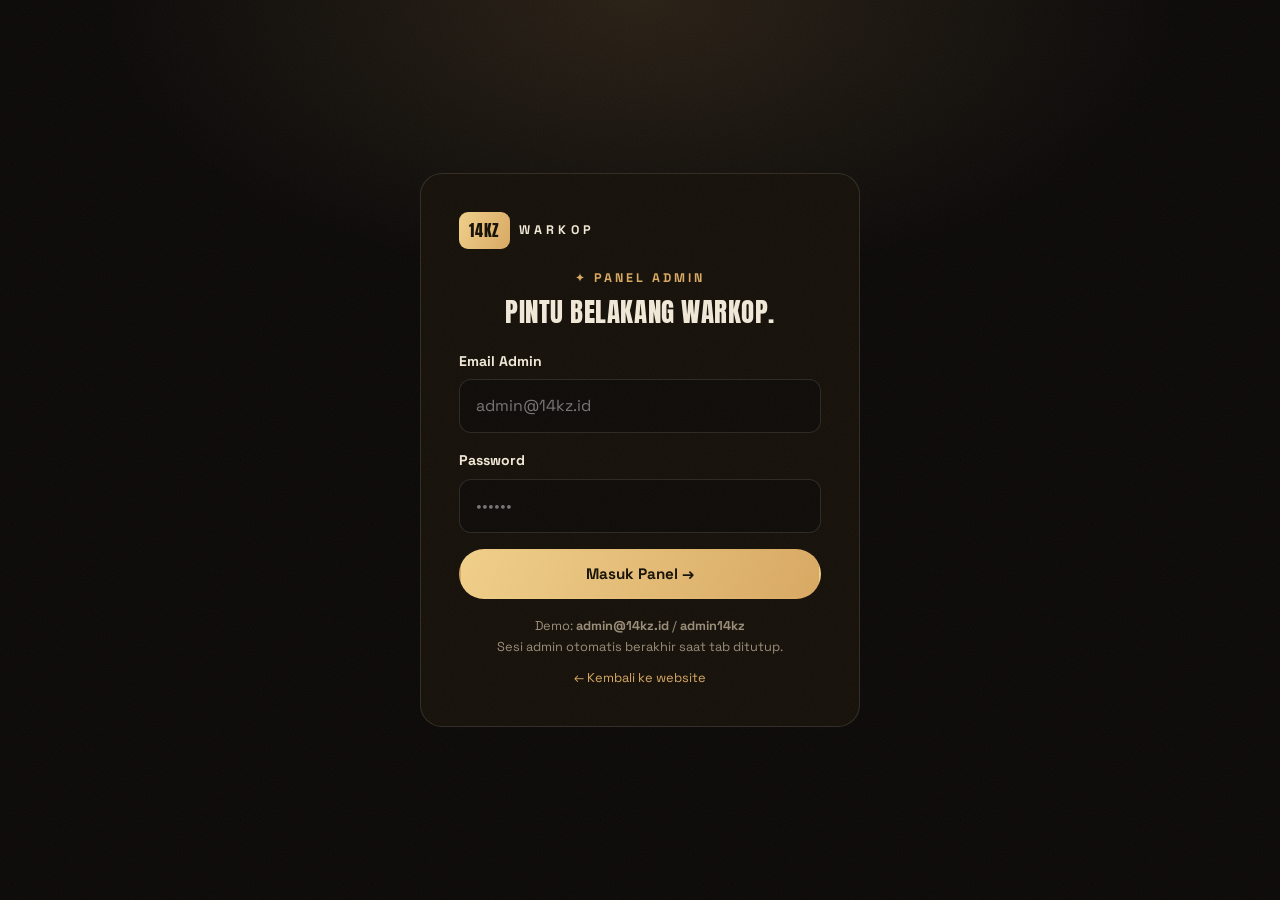
<file: admin.html>
<!DOCTYPE html>
<html lang="id">
<head>
  <meta charset="UTF-8">
  <meta name="viewport" content="width=device-width, initial-scale=1.0">
  <title>Admin — Warkop 14KZ</title>
  <meta name="robots" content="noindex">
  <meta name="theme-color" content="#0B0908">
  <link rel="preconnect" href="https://fonts.googleapis.com">
  <link rel="preconnect" href="https://fonts.gstatic.com" crossorigin>
  <link href="https://fonts.googleapis.com/css2?family=Anton&family=DM+Serif+Display:ital@0;1&family=Space+Grotesk:wght@400;500;600;700&display=swap" rel="stylesheet">
  <link rel="stylesheet" href="style.css">
  <link rel="icon" href="data:image/svg+xml,<svg xmlns='http://www.w3.org/2000/svg' viewBox='0 0 100 100'><text y='.9em' font-size='90'>☕</text></svg>">
</head>
<body>

<!-- ===== LOGIN ADMIN ===== -->
<div id="adminLogin" class="admin-login-wrap">
  <div class="admin-login-card">
    <a class="logo" href="index.html"><span class="logo-mark">14KZ</span><span class="logo-word">WARKOP</span></a>
    <p class="eyebrow" style="margin-top:1.2rem">Panel Admin</p>
    <h1 class="title" style="font-size:1.7rem">Pintu Belakang Warkop.</h1>
    <form id="formAdmin">
      <div class="field"><label for="aEmail">Email Admin</label><input type="email" id="aEmail" placeholder="admin@14kz.id" required></div>
      <div class="field"><label for="aPass">Password</label><input type="password" id="aPass" placeholder="••••••" required></div>
      <button type="submit" class="btn btn-gold" style="width:100%">Masuk Panel →</button>
    </form>
    <p class="form-note" style="margin-top:1rem">Demo: <b>admin@14kz.id</b> / <b>admin14kz</b><br>Sesi admin otomatis berakhir saat tab ditutup.</p>
    <p class="form-note" style="margin-top:.6rem"><a href="index.html" style="color:var(--gold)">← Kembali ke website</a></p>
  </div>
</div>

<!-- ===== PANEL ADMIN ===== -->
<div id="adminPanel" class="hidden">
  <header class="admin-top">
    <div class="container admin-top-inner">
      <div style="display:flex;align-items:center;gap:.7rem">
        <a class="logo" href="index.html"><span class="logo-mark">14KZ</span><span class="logo-word">WARKOP</span></a>
        <span class="admin-tag">ADMIN</span>
      </div>
      <div style="display:flex;align-items:center;gap:.7rem;flex-wrap:wrap">
        <span class="status-pill" data-status style="margin-top:0"></span>
        <a class="btn btn-ghost btn-small" href="index.html">Lihat Website</a>
        <button class="btn btn-danger btn-small" id="btnAdminKeluar">Keluar</button>
      </div>
    </div>
  </header>

  <main class="container admin-main">
    <nav class="admin-tabs" aria-label="Tab panel admin">
      <button type="button" class="active" data-view="dash">📊 Dashboard</button>
      <button type="button" data-view="menu">☕ Kelola Menu</button>
      <button type="button" data-view="orders">🧾 Pesanan</button>
      <button type="button" data-view="set">⚙️ Pengaturan</button>
    </nav>

    <!-- DASHBOARD -->
    <section id="view-dash" class="admin-view">
      <div class="stat-cards" id="dashStats"></div>
      <div class="admin-card">
        <h3>Pesanan Terbaru</h3>
        <div id="dashRecent"></div>
      </div>
      <div class="admin-card">
        <h3>Alur Kerja Harian</h3>
        <p class="form-note" style="font-size:.9rem;line-height:2">
          1️⃣ Customer pesan lewat website → chat masuk WhatsApp <b>0812-8851-7801</b>.<br>
          2️⃣ Seduh &amp; siapkan pesanan, lalu <b>catat di tab “Pesanan”</b> agar omset tercatat.<br>
          3️⃣ Customer ambil &amp; bayar di kasir → tandai <b>✓ Selesai</b>.<br>
          4️⃣ Bahan habis? Tandai item <b>“habis”</b> di Kelola Menu — tombol pesannya otomatis hilang.
        </p>
      </div>
    </section>

    <!-- KELOLA MENU -->
    <section id="view-menu" class="admin-view hidden">
      <div class="admin-card">
        <h3>Tambah / Edit Item Menu</h3>
        <form id="formMenu" class="form-grid">
          <div class="field"><label for="mNama">Nama item</label><input id="mNama" placeholder="cth: Kopi Butter" required></div>
          <div class="field"><label for="mKat">Kategori</label><select id="mKat"></select></div>
          <div class="field" style="grid-column:1/-1"><label for="mDesc">Deskripsi singkat</label><input id="mDesc" placeholder="cth: creamy, manis karamel, ramah pemula"></div>
          <div class="field"><label for="mPanas">Harga panas (Rp) — opsional</label><input id="mPanas" type="number" min="0" step="500" placeholder="cth: 15000"></div>
          <div class="field"><label for="mDingin">Harga dingin (Rp) — opsional</label><input id="mDingin" type="number" min="0" step="500" placeholder="cth: 19000"></div>
          <div class="field"><label for="mBadge">Label (opsional)</label>
            <select id="mBadge">
              <option value="">— tanpa label —</option>
              <option>Best Seller</option><option>Signature</option><option>Baru</option><option>Promo</option><option>Murah</option>
            </select>
          </div>
          <div class="field" style="grid-column:1/-1;display:flex;gap:.7rem;align-items:center;flex-wrap:wrap">
            <button type="submit" class="btn btn-gold" id="btnMenuForm">＋ Tambah Item</button>
            <button type="button" class="btn btn-ghost hidden" id="btnBatalEdit">Batal Edit</button>
          </div>
        </form>
        <p class="form-note">Isi minimal satu harga (panas atau dingin). Harga otomatis ditampilkan dalam ribuan, format “panas / dingin”.</p>
      </div>
      <div class="admin-card">
        <h3>Daftar Menu</h3>
        <div id="adminMenuList"></div>
      </div>
    </section>

    <!-- PESANAN -->
    <section id="view-orders" class="admin-view hidden">
      <div class="admin-card">
        <h3>Catat Pesanan Baru</h3>
        <form id="formOrder" class="form-grid">
          <div class="field"><label for="oNama">Nama pengambil</label><input id="oNama" placeholder="cth: Bang Rizky / Walk-in"></div>
          <div class="field"><label for="oItem">Item</label><select id="oItem"></select></div>
          <div class="field"><label for="oQty">Jumlah</label><input id="oQty" type="number" min="1" value="1"></div>
          <div class="field" style="display:flex;align-items:flex-end">
            <button type="button" class="btn btn-ghost" id="btnTambahBaris">＋ Tambah Baris</button>
          </div>
        </form>
        <div id="orderLines" style="margin-top:1rem"></div>
        <div class="order-total-kecil"><span>Total</span><b id="orderTotalKecil" style="font-family:Anton;color:var(--gold)">Rp0</b></div>
        <button type="submit" class="btn btn-gold" style="margin-top:1rem" form="formOrder">💾 Simpan Pesanan</button>
        <p class="form-note" style="margin-top:.8rem">Pesanan WhatsApp yang masuk ke HP admin dicatat manual di sini — seperti buku kas digital.</p>
      </div>
      <div class="admin-card">
        <h3>Riwayat Pesanan</h3>
        <div id="adminOrderList"></div>
      </div>
    </section>

    <!-- PENGATURAN -->
    <section id="view-set" class="admin-view hidden">
      <div class="admin-card">
        <h3>Jam Operasional</h3>
        <form id="formSet" class="form-grid">
          <div class="field"><label for="jBuka">Jam buka (0–23)</label><input id="jBuka" type="number" min="0" max="23" required></div>
          <div class="field"><label for="jTutup">Jam tutup (0–23)</label><input id="jTutup" type="number" min="0" max="23" required></div>
          <div class="field" style="grid-column:1/-1"><button type="submit" class="btn btn-gold">Simpan Jam →</button></div>
        </form>
        <p class="form-note">Indikator BUKA/TUTUP di seluruh website otomatis mengikuti pengaturan ini.</p>
      </div>
      <div class="admin-card">
        <h3>Zona Berbahaya 🧨</h3>
        <p class="form-note" style="margin-bottom:1rem">Mengembalikan menu ke daftar awal. Semua item tambahan &amp; editan akan hilang.</p>
        <button type="button" class="btn btn-danger" id="btnResetMenu">Reset Menu ke Default</button>
      </div>
    </section>
  </main>
</div>

<script src="script.js"></script>
<script src="admin.js"></script>
</body>
</html>
</file>
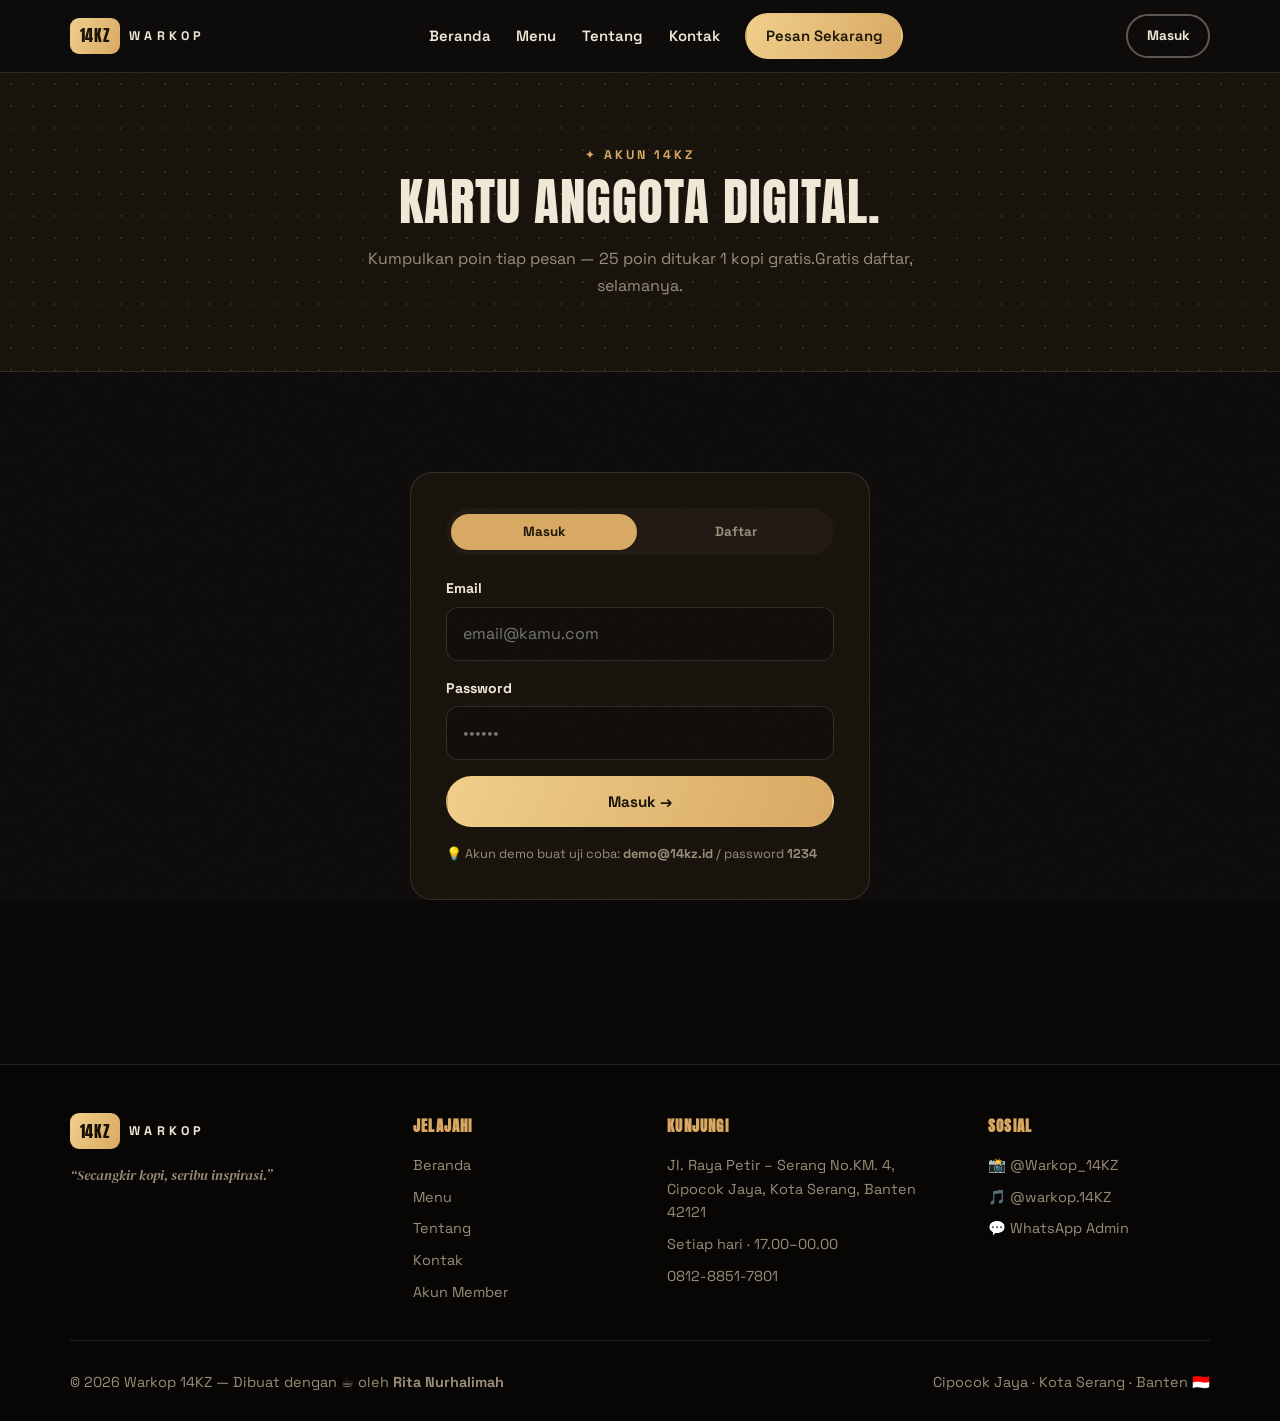
<file: akun.html>
<!DOCTYPE html>
<html lang="id">
<head>
  <meta charset="UTF-8">
  <meta name="viewport" content="width=device-width, initial-scale=1.0">
  <title>Akun Member — Warkop 14KZ</title>
  <meta name="description" content="Masuk atau daftar akun member Warkop 14KZ: kumpulkan poin dan tukar dengan kopi gratis.">
  <meta name="theme-color" content="#0B0908">
  <link rel="preconnect" href="https://fonts.googleapis.com">
  <link rel="preconnect" href="https://fonts.gstatic.com" crossorigin>
  <link href="https://fonts.googleapis.com/css2?family=Anton&family=DM+Serif+Display:ital@0;1&family=Space+Grotesk:wght@400;500;600;700&display=swap" rel="stylesheet">
  <link rel="stylesheet" href="style.css">
  <link rel="icon" href="data:image/svg+xml,<svg xmlns='http://www.w3.org/2000/svg' viewBox='0 0 100 100'><text y='.9em' font-size='90'>☕</text></svg>">
</head>
<body>

<header class="navbar">
  <nav class="nav-inner container" aria-label="Navigasi utama">
    <a class="logo" href="index.html"><span class="logo-mark">14KZ</span><span class="logo-word">WARKOP</span></a>
    <button class="nav-toggle" id="navToggle" aria-label="Buka menu navigasi">☰</button>
    <ul class="nav-links" id="navLinks">
      <li><a href="index.html">Beranda</a></li>
      <li><a href="menu.html">Menu</a></li>
      <li><a href="tentang.html">Tentang</a></li>
      <li><a href="kontak.html">Kontak</a></li>
      <li class="nav-cta"><a class="btn btn-gold btn-small" href="menu.html">Pesan Sekarang</a></li>
    </ul>
    <div class="nav-auth" id="navAuth"></div>
  </nav>
</header>

<main>

<section class="page-hero">
  <div class="container center">
    <p class="eyebrow">Akun 14KZ</p>
    <h1 class="title">Kartu Anggota Digital.</h1>
    <p class="sub">Kumpulkan poin tiap pesan — 25 poin ditukar 1 kopi gratis.Gratis daftar, selamanya.</p>
  </div>
</section>

<section class="section">
  <div class="container">

    <!-- ===== BELUM LOGIN ===== -->
    <div id="authView" class="auth-wrap">
      <div class="auth-card reveal">
        <div class="auth-tabs">
          <button type="button" class="active" data-tab="formLogin">Masuk</button>
          <button type="button" data-tab="formDaftar">Daftar</button>
        </div>

        <form id="formLogin" class="auth-form">
          <div class="field"><label for="loginEmail">Email</label><input type="email" id="loginEmail" name="email" placeholder="email@kamu.com" required></div>
          <div class="field"><label for="loginPass">Password</label><input type="password" id="loginPass" name="pass" placeholder="••••••" required></div>
          <button type="submit" class="btn btn-gold" style="width:100%">Masuk →</button>
          <p class="form-note" style="margin-top:1rem">💡 Akun demo buat uji coba: <b>demo@14kz.id</b> / password <b>1234</b></p>
        </form>

        <form id="formDaftar" class="auth-form hidden">
          <div class="field"><label for="daftarNama">Nama Lengkap</label><input type="text" id="daftarNama" name="nama" placeholder="Nama kamu" required></div>
          <div class="field"><label for="daftarEmail">Email</label><input type="email" id="daftarEmail" name="email" placeholder="email@kamu.com" required></div>
          <div class="field"><label for="daftarPass">Password</label><input type="password" id="daftarPass" name="pass" placeholder="Minimal 4 karakter" minlength="4" required></div>
          <button type="submit" class="btn btn-gold" style="width:100%">Daftar Gratis →</button>
        </form>
      </div>
    </div>

    <!-- ===== SUDAH LOGIN ===== -->
    <div id="profilView" class="profil-grid hidden">
      <div>
        <div class="member-card reveal">
          <div class="mc-top"><span>KARTU ANGGOTA</span><b class="gold">14KZ</b></div>
          <h3 id="mcNama">—</h3>
          <div class="mc-bottom"><span id="mcPoin" class="gold">0 POIN</span><span id="mcSejak"></span></div>
        </div>

        <div class="poin-wrap reveal" style="--d:.08s">
          <div class="row-between"><b>☕ Poin Kamu</b><span class="form-note" id="poinTeks"></span></div>
          <div class="poin-track"><div class="poin-bar" id="poinBar"></div></div>
          <p class="form-note">Setiap Rp10.000 belanja = 1 poin. Kumpulkan 25 poin → 1 kopi gratis dari kami.</p>
        </div>

        <div class="row-between reveal" style="--d:.16s">
          <a class="btn btn-gold" href="menu.html">Pesan &amp; Kumpulin Poin →</a>
          <button class="btn btn-danger" id="btnKeluar">Keluar</button>
        </div>
      </div>

      <div class="riwayat reveal" style="--d:.12s">
        <h2 class="title-sm">Riwayat Pesanan</h2>
        <div id="riwayat"></div>
      </div>
    </div>

  </div>
</section>

</main>

<footer class="footer">
  <div class="container">
    <div class="footer-grid">
      <div>
        <a class="logo" href="index.html"><span class="logo-mark">14KZ</span><span class="logo-word">WARKOP</span></a>
        <p class="tagline" style="margin-top:.9rem">“Secangkir kopi, seribu inspirasi.”</p>
      </div>
      <div>
        <h4>Jelajahi</h4>
        <ul>
          <li><a href="index.html">Beranda</a></li>
          <li><a href="menu.html">Menu</a></li>
          <li><a href="tentang.html">Tentang</a></li>
          <li><a href="kontak.html">Kontak</a></li>
          <li><a href="akun.html">Akun Member</a></li>
        </ul>
      </div>
      <div>
        <h4>Kunjungi</h4>
        <ul>
          <li>Jl. Raya Petir – Serang No.KM. 4, Cipocok Jaya, Kota Serang, Banten 42121</li>
          <li>Setiap hari · 17.00–00.00</li>
          <li><a href="tel:+6281288517801">0812-8851-7801</a></li>
        </ul>
      </div>
      <div>
        <h4>Sosial</h4>
        <ul>
          <li><a target="_blank" rel="noopener" href="https://www.instagram.com/warkop_14kz/">📸 @Warkop_14KZ</a></li>
          <li><a target="_blank" rel="noopener" href="https://www.tiktok.com/@warkop.14kz">🎵 @warkop.14KZ</a></li>
          <li><a target="_blank" rel="noopener" href="https://wa.me/6281288517801">💬 WhatsApp Admin</a></li>
        </ul>
      </div>
    </div>
    <div class="footer-bottom">
      <p>© <span class="year">2025</span> Warkop 14KZ — Dibuat dengan ☕ oleh <strong>Rita Nurhalimah</strong></p>
      <p>Cipocok Jaya · Kota Serang · Banten 🇮🇩</p>
    </div>
  </div>
</footer>

<script src="script.js"></script>
</body>
</html>
</file>
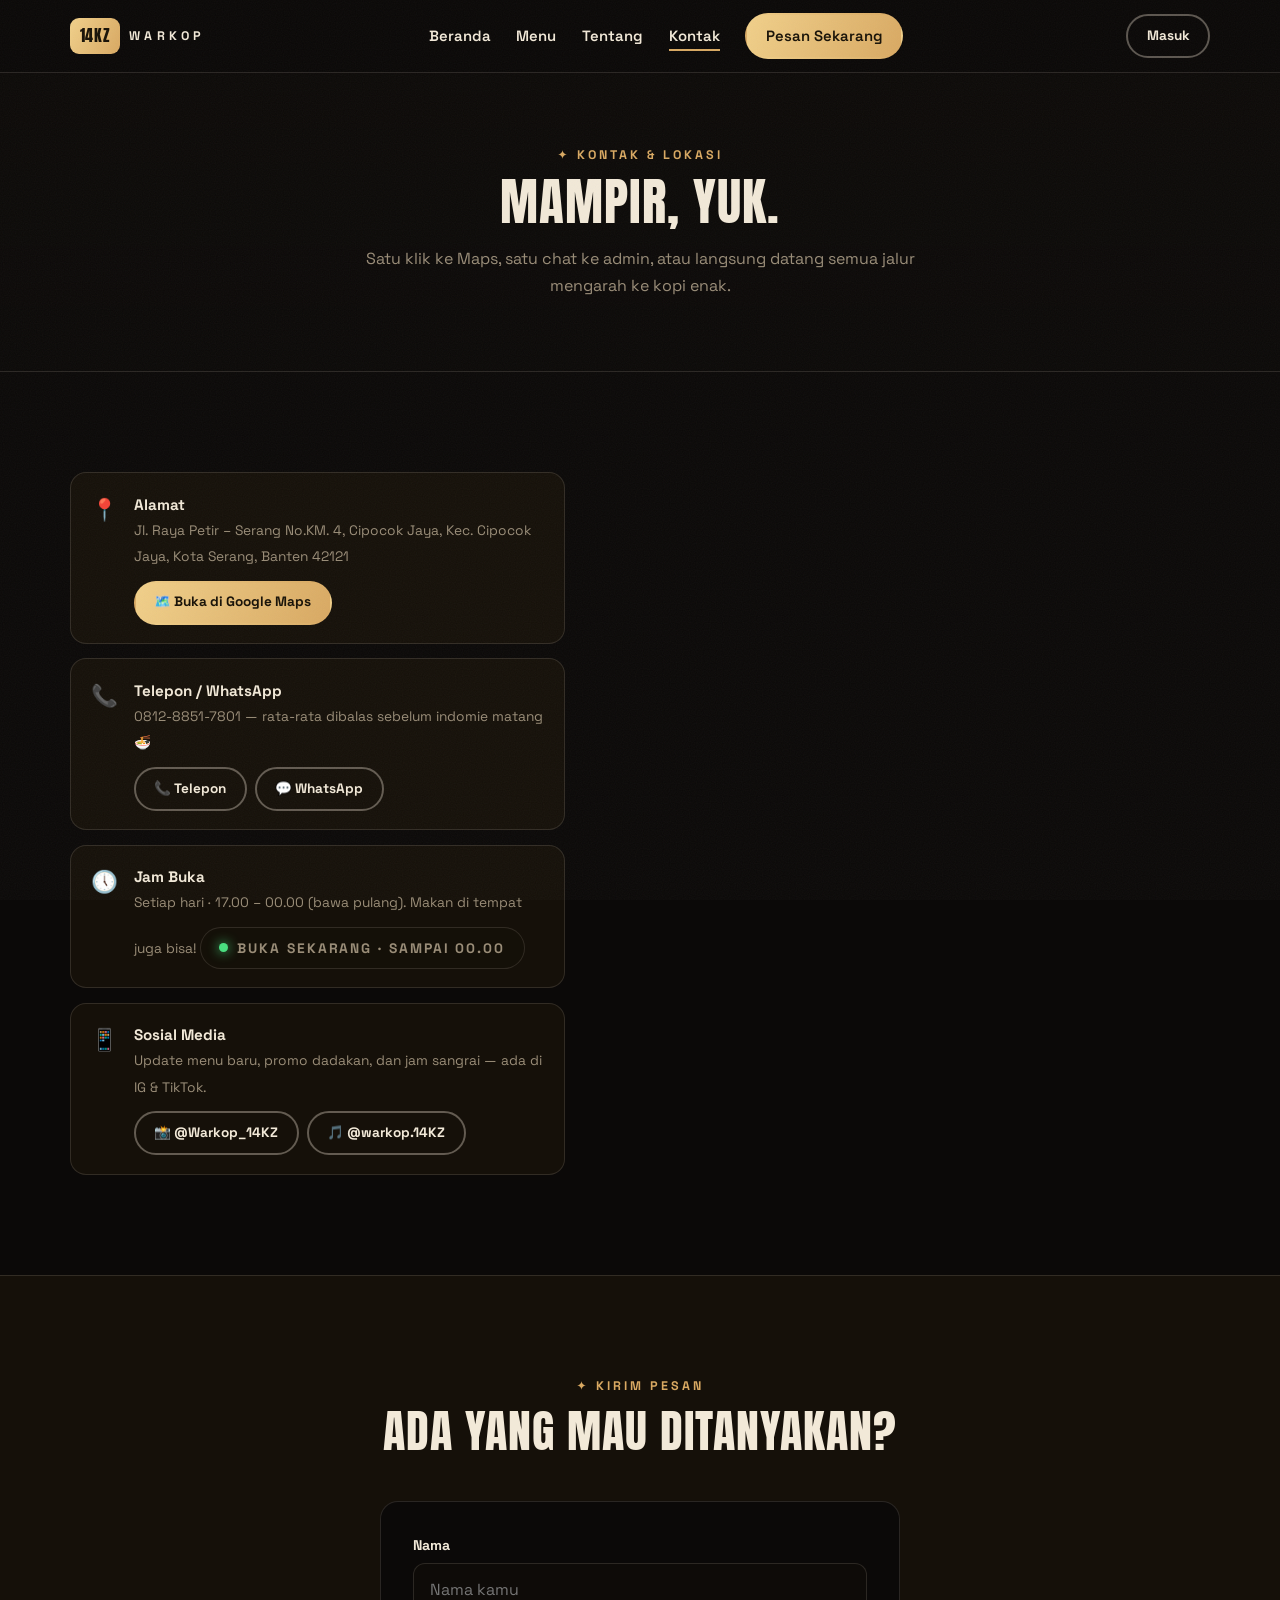
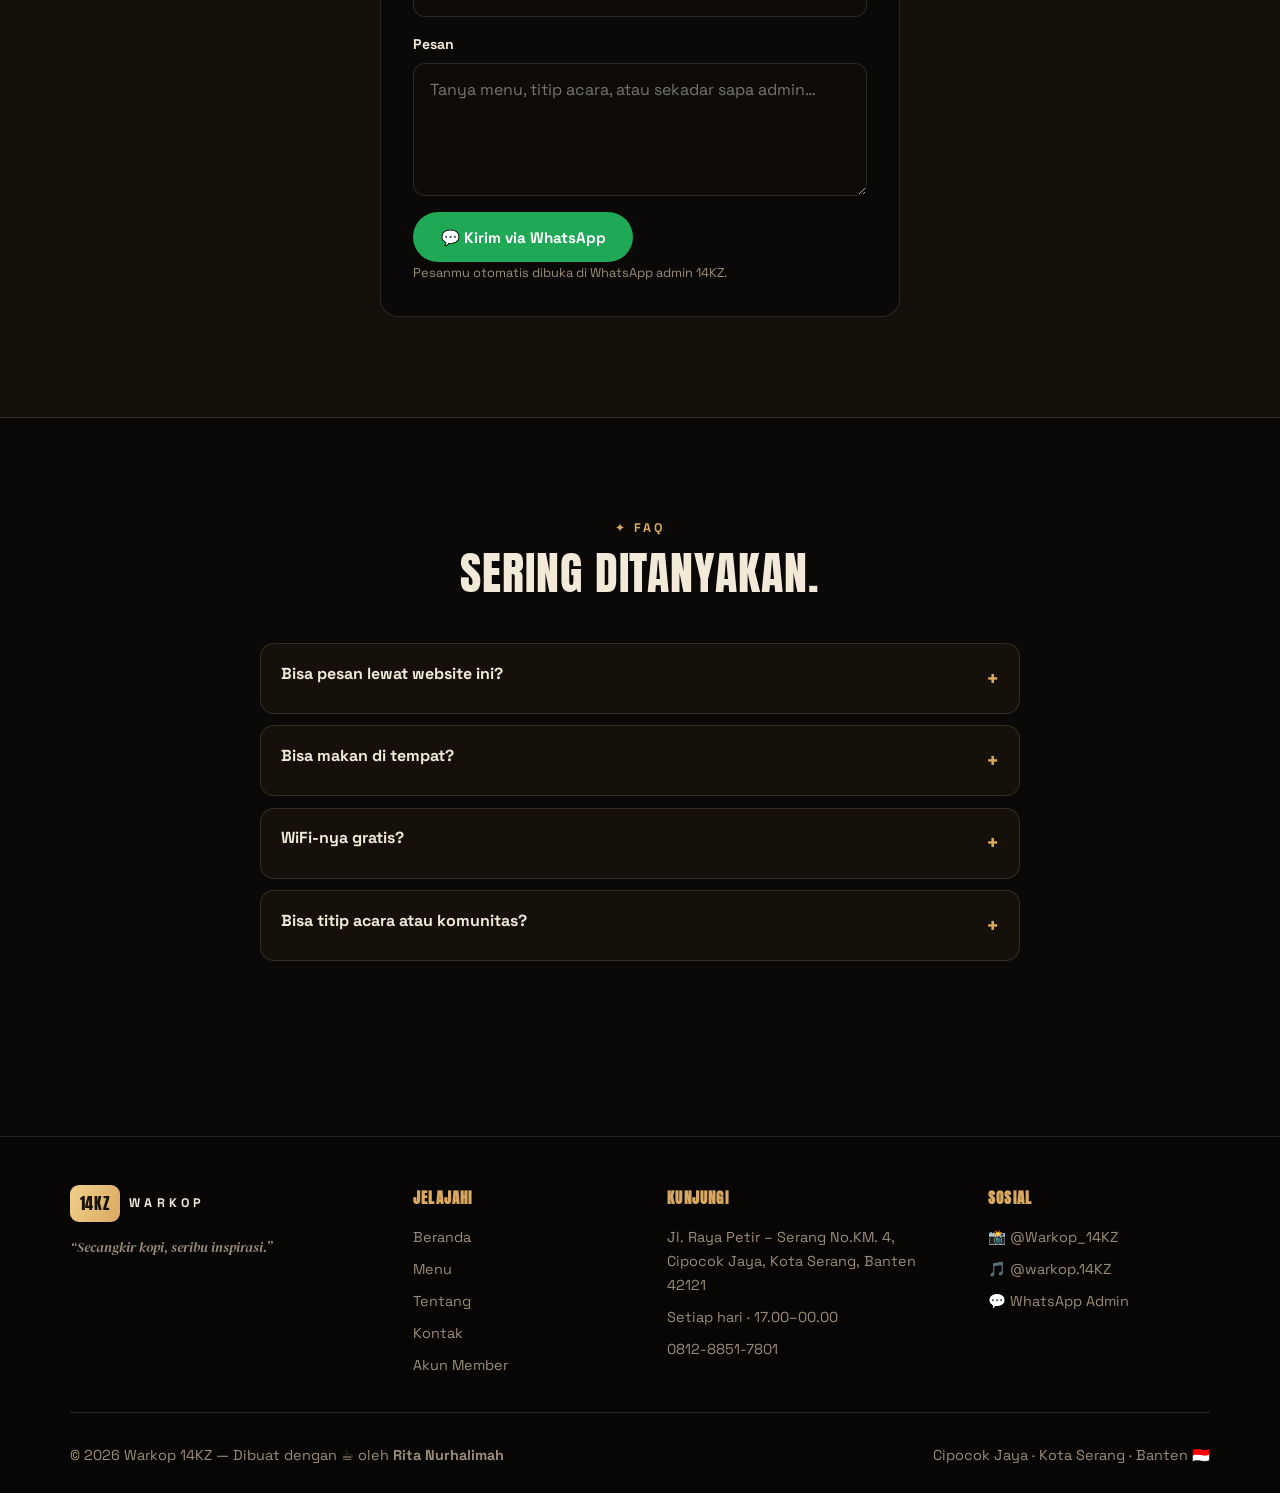
<file: kontak.html>
<!DOCTYPE html>
<html lang="id">
<head>
  <meta charset="UTF-8">
  <meta name="viewport" content="width=device-width, initial-scale=1.0">
  <title>Kontak & Lokasi — Warkop 14KZ</title>
  <meta name="description" content="Kunjungi Warkop 14KZ di Jl. Raya Petir – Serang No.KM. 4, Cipocok Jaya. Setiap hari 17.00–00.00. WhatsApp: 0812-8851-7801.">
  <meta name="theme-color" content="#0B0908">
  <link rel="preconnect" href="https://fonts.googleapis.com">
  <link rel="preconnect" href="https://fonts.gstatic.com" crossorigin>
  <link href="https://fonts.googleapis.com/css2?family=Anton&family=DM+Serif+Display:ital@0;1&family=Space+Grotesk:wght@400;500;600;700&display=swap" rel="stylesheet">
  <link rel="stylesheet" href="style.css">
  <link rel="icon" href="data:image/svg+xml,<svg xmlns='http://www.w3.org/2000/svg' viewBox='0 0 100 100'><text y='.9em' font-size='90'>☕</text></svg>">
</head>
<body>

<header class="navbar">
  <nav class="nav-inner container" aria-label="Navigasi utama">
    <a class="logo" href="index.html"><span class="logo-mark">14KZ</span><span class="logo-word">WARKOP</span></a>
    <button class="nav-toggle" id="navToggle" aria-label="Buka menu navigasi">☰</button>
    <ul class="nav-links" id="navLinks">
      <li><a href="index.html">Beranda</a></li>
      <li><a href="menu.html">Menu</a></li>
      <li><a href="tentang.html">Tentang</a></li>
      <li><a href="kontak.html" class="active">Kontak</a></li>
      <li class="nav-cta"><a class="btn btn-gold btn-small" href="menu.html">Pesan Sekarang</a></li>
    </ul>
    <div class="nav-auth" id="navAuth"></div>
  </nav>
</header>

<main>

<section class="page-hero ph-kontak">
  <div class="container center">
    <p class="eyebrow">Kontak &amp; Lokasi</p>
    <h1 class="title">Mampir, Yuk.</h1>
    <p class="sub">Satu klik ke Maps, satu chat ke admin, atau langsung datang semua jalur mengarah ke kopi enak.</p>
  </div>
</section>

<section class="section">
  <div class="container contact-grid">

    <div>
      <div class="info-card reveal">
        <div class="info-icon">📍</div>
        <div><b>Alamat</b><span>Jl. Raya Petir – Serang No.KM. 4, Cipocok Jaya, Kec. Cipocok Jaya, Kota Serang, Banten 42121</span>
          <div class="info-actions"><a class="btn btn-gold btn-small" target="_blank" rel="noopener" href="https://www.google.com/maps?q=Warkop+14KZ+Jl.+Raya+Petir+Serang+Cipocok+Jaya+Kota+Serang+Banten">🗺️ Buka di Google Maps</a></div>
        </div>
      </div>
      <div class="info-card reveal" style="--d:.08s">
        <div class="info-icon">📞</div>
        <div><b>Telepon / WhatsApp</b><span>0812-8851-7801 — rata-rata dibalas sebelum indomie matang 🍜</span>
          <div class="info-actions">
            <a class="btn btn-ghost btn-small" href="tel:+6281288517801">📞 Telepon</a>
            <a class="btn btn-ghost btn-small" target="_blank" rel="noopener" href="https://wa.me/6281288517801?text=Halo%20Warkop%2014KZ!">💬 WhatsApp</a>
          </div>
        </div>
      </div>
      <div class="info-card reveal" style="--d:.16s">
        <div class="info-icon">🕔</div>
        <div><b>Jam Buka</b><span>Setiap hari · 17.00 – 00.00 (bawa pulang). Makan di tempat juga bisa!</span>
          <span class="status-pill" data-status style="margin-top:.7rem"></span>
        </div>
      </div>
      <div class="info-card reveal" style="--d:.24s">
        <div class="info-icon">📱</div>
        <div><b>Sosial Media</b><span>Update menu baru, promo dadakan, dan jam sangrai — ada di IG &amp; TikTok.</span>
          <div class="info-actions">
            <a class="btn btn-ghost btn-small" target="_blank" rel="noopener" href="https://www.instagram.com/warkop_14kz/">📸 @Warkop_14KZ</a>
            <a class="btn btn-ghost btn-small" target="_blank" rel="noopener" href="https://www.tiktok.com/@warkop.14kz">🎵 @warkop.14KZ</a>
          </div>
        </div>
      </div>
    </div>

    <iframe class="peta-besar reveal" style="--d:.1s" title="Peta lokasi Warkop 14KZ" loading="lazy" allowfullscreen referrerpolicy="no-referrer-when-downgrade" src="https://www.google.com/maps?q=Warkop+14KZ+Jl.+Raya+Petir+Serang+Cipocok+Jaya+Kota+Serang+Banten&amp;output=embed"></iframe>

  </div>
</section>

<!-- ===== FORM ===== -->
<section class="section alt">
  <div class="container">
    <div class="section-head center reveal">
      <p class="eyebrow">Kirim Pesan</p>
      <h2 class="title">Ada yang Mau Ditanyakan?</h2>
    </div>
    <form id="formKontak" class="contact-form reveal">
      <div class="field"><label for="fNama">Nama</label><input type="text" id="fNama" name="nama" placeholder="Nama kamu" required></div>
      <div class="field"><label for="fPesan">Pesan</label><textarea id="fPesan" name="pesan" rows="4" placeholder="Tanya menu, titip acara, atau sekadar sapa admin…" required></textarea></div>
      <button type="submit" class="btn btn-wa">💬 Kirim via WhatsApp</button>
      <p class="form-note">Pesanmu otomatis dibuka di WhatsApp admin 14KZ.</p>
    </form>
  </div>
</section>

<!-- ===== FAQ ===== -->
<section class="section">
  <div class="container">
    <div class="section-head center reveal">
      <p class="eyebrow">FAQ</p>
      <h2 class="title">Sering Ditanyakan.</h2>
    </div>
    <div class="faq reveal">
      <details><summary>Bisa pesan lewat website ini?</summary><p>Bisa! Masuk ke halaman Menu, tap <b>+</b> pada item, lalu klik “Pesan via WhatsApp”. Pesananmu otomatis terkirim ke admin bayar di kasir saat ambil.</p></details>
      <details><summary>Bisa makan di tempat?</summary><p>Tentu bisa! kami melayani<b> dine-in & takeaway</b> (17.00–00.00).</p></details>
      <details><summary>WiFi-nya gratis?</summary><p>Gratis untuk pelanggan. Password-nya bisa ditanyakan langsung di kasir. Kecepatan 50 Mbps nugas dan meeting online aman.</p></details>
      <details><summary>Bisa titip acara atau komunitas?</summary><p>Bisa banget! Chat admin lewat WhatsApp untuk jadwal, kapasitas, dan paket menu komunitas.</p></details>
    </div>
  </div>
</section>

</main>

<footer class="footer">
  <div class="container">
    <div class="footer-grid">
      <div>
        <a class="logo" href="index.html"><span class="logo-mark">14KZ</span><span class="logo-word">WARKOP</span></a>
        <p class="tagline" style="margin-top:.9rem">“Secangkir kopi, seribu inspirasi.”</p>
      </div>
      <div>
        <h4>Jelajahi</h4>
        <ul>
          <li><a href="index.html">Beranda</a></li>
          <li><a href="menu.html">Menu</a></li>
          <li><a href="tentang.html">Tentang</a></li>
          <li><a href="kontak.html">Kontak</a></li>
          <li><a href="akun.html">Akun Member</a></li>
        </ul>
      </div>
      <div>
        <h4>Kunjungi</h4>
        <ul>
          <li>Jl. Raya Petir – Serang No.KM. 4, Cipocok Jaya, Kota Serang, Banten 42121</li>
          <li>Setiap hari · 17.00–00.00</li>
          <li><a href="tel:+6281288517801">0812-8851-7801</a></li>
        </ul>
      </div>
      <div>
        <h4>Sosial</h4>
        <ul>
          <li><a target="_blank" rel="noopener" href="https://www.instagram.com/warkop_14kz/">📸 @Warkop_14KZ</a></li>
          <li><a target="_blank" rel="noopener" href="https://www.tiktok.com/@warkop.14kz">🎵 @warkop.14KZ</a></li>
          <li><a target="_blank" rel="noopener" href="https://wa.me/6281288517801">💬 WhatsApp Admin</a></li>
        </ul>
      </div>
    </div>
    <div class="footer-bottom">
      <p>© <span class="year">2025</span> Warkop 14KZ — Dibuat dengan ☕ oleh <strong>Rita Nurhalimah</strong></p>
      <p>Cipocok Jaya · Kota Serang · Banten 🇮🇩</p>
    </div>
  </div>
</footer>

<script src="script.js"></script>
</body>
</html>
</file>
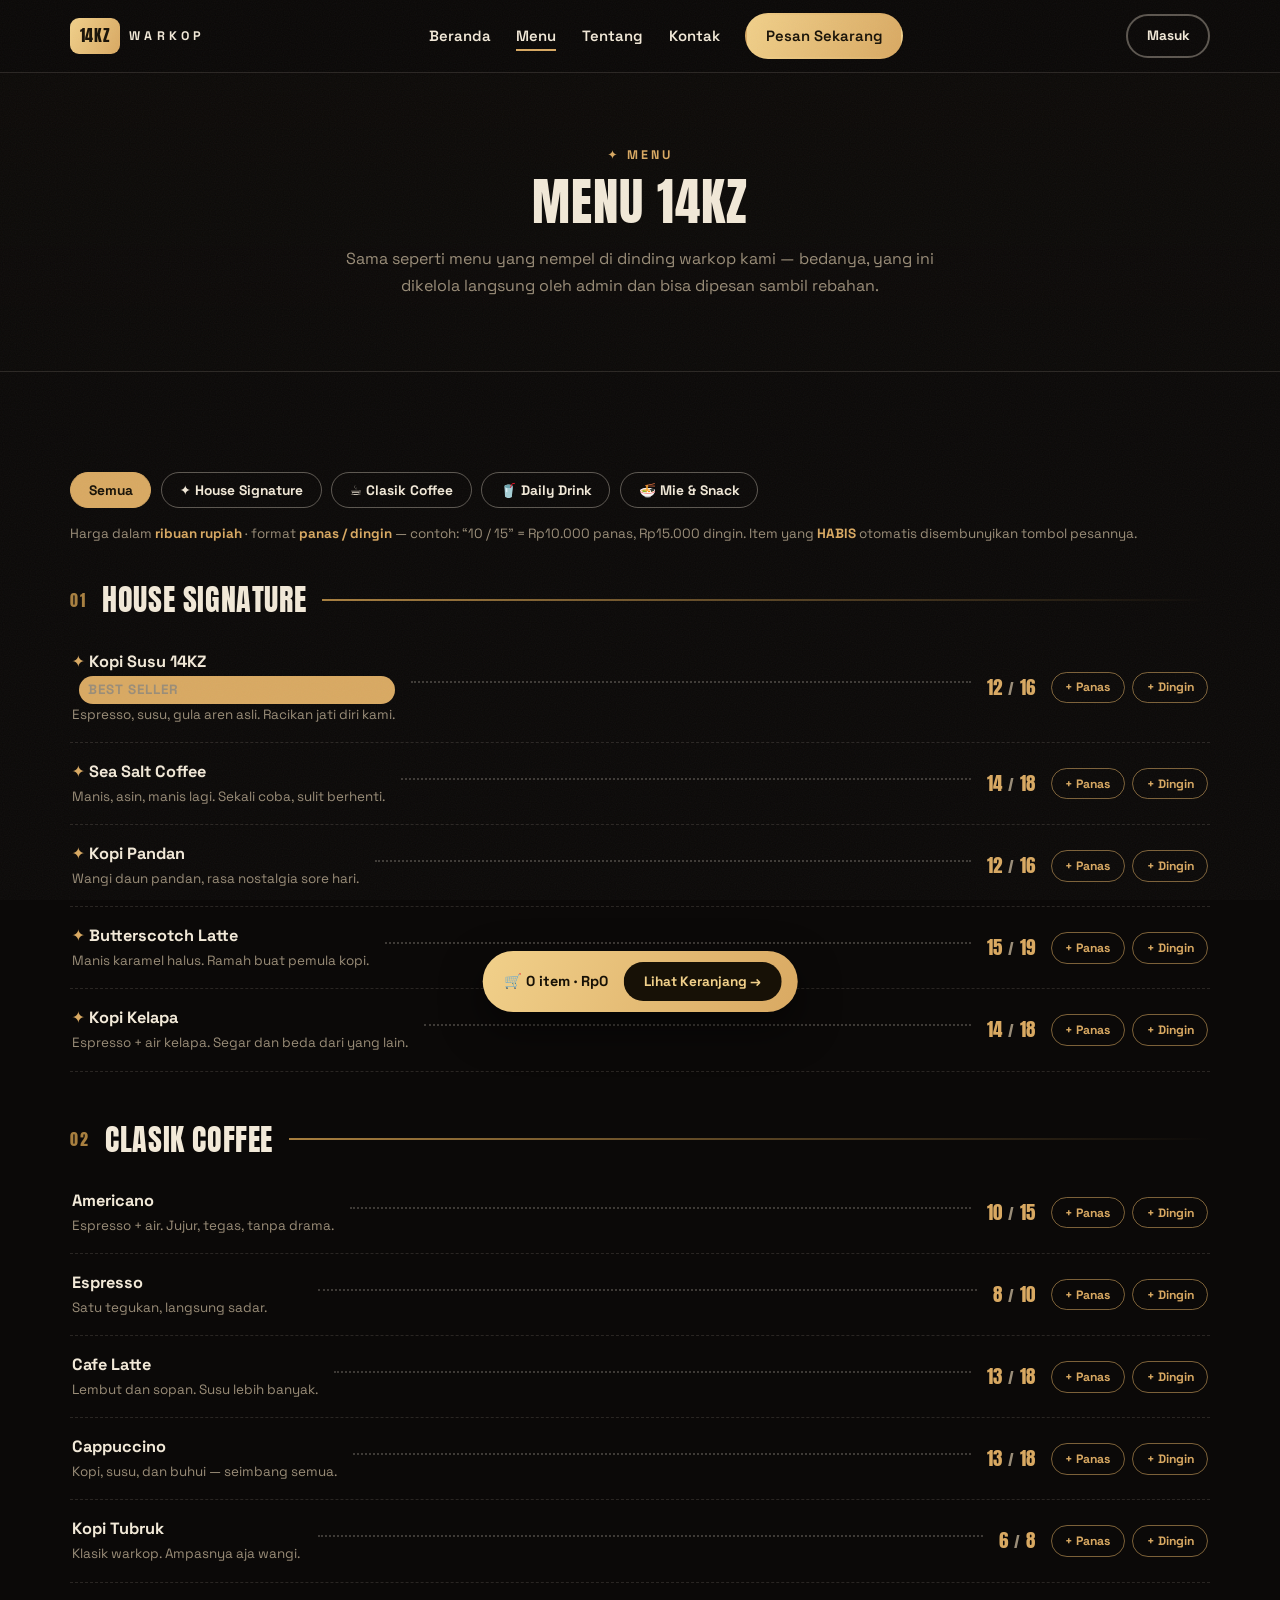
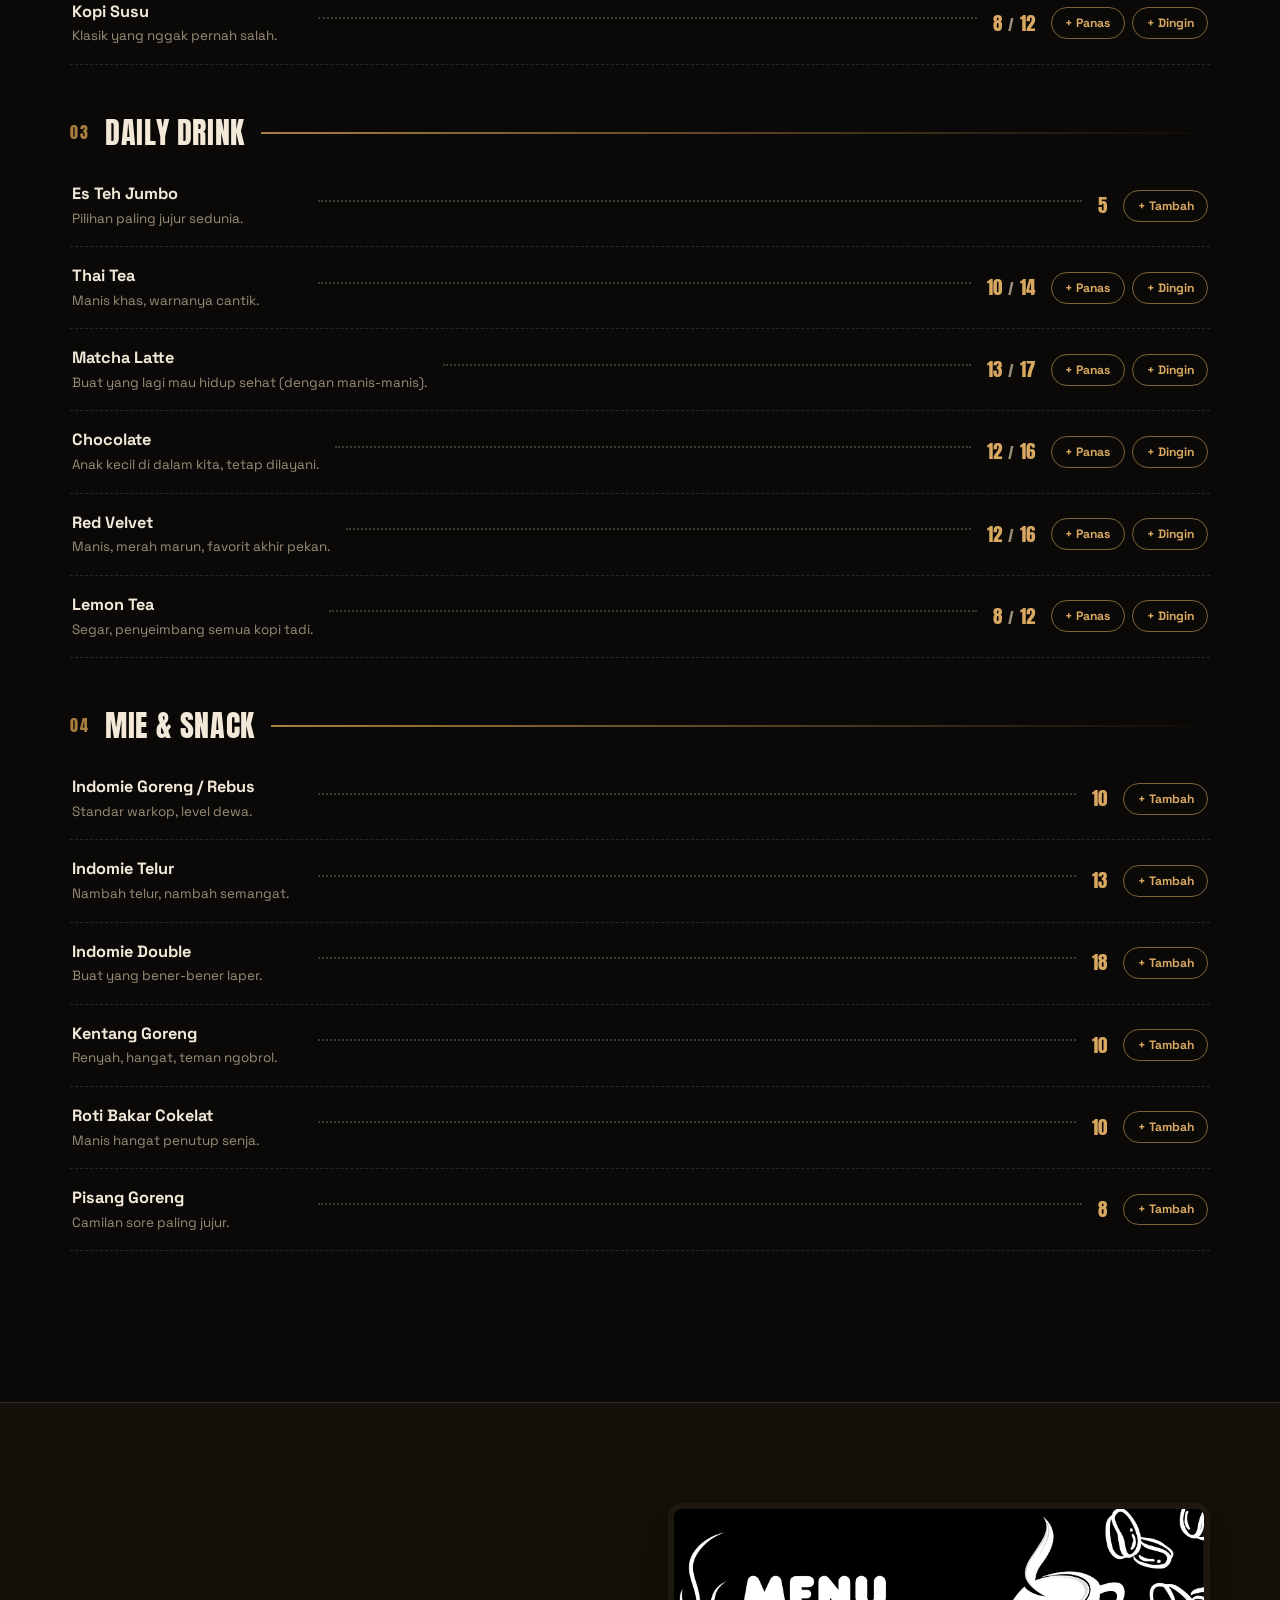
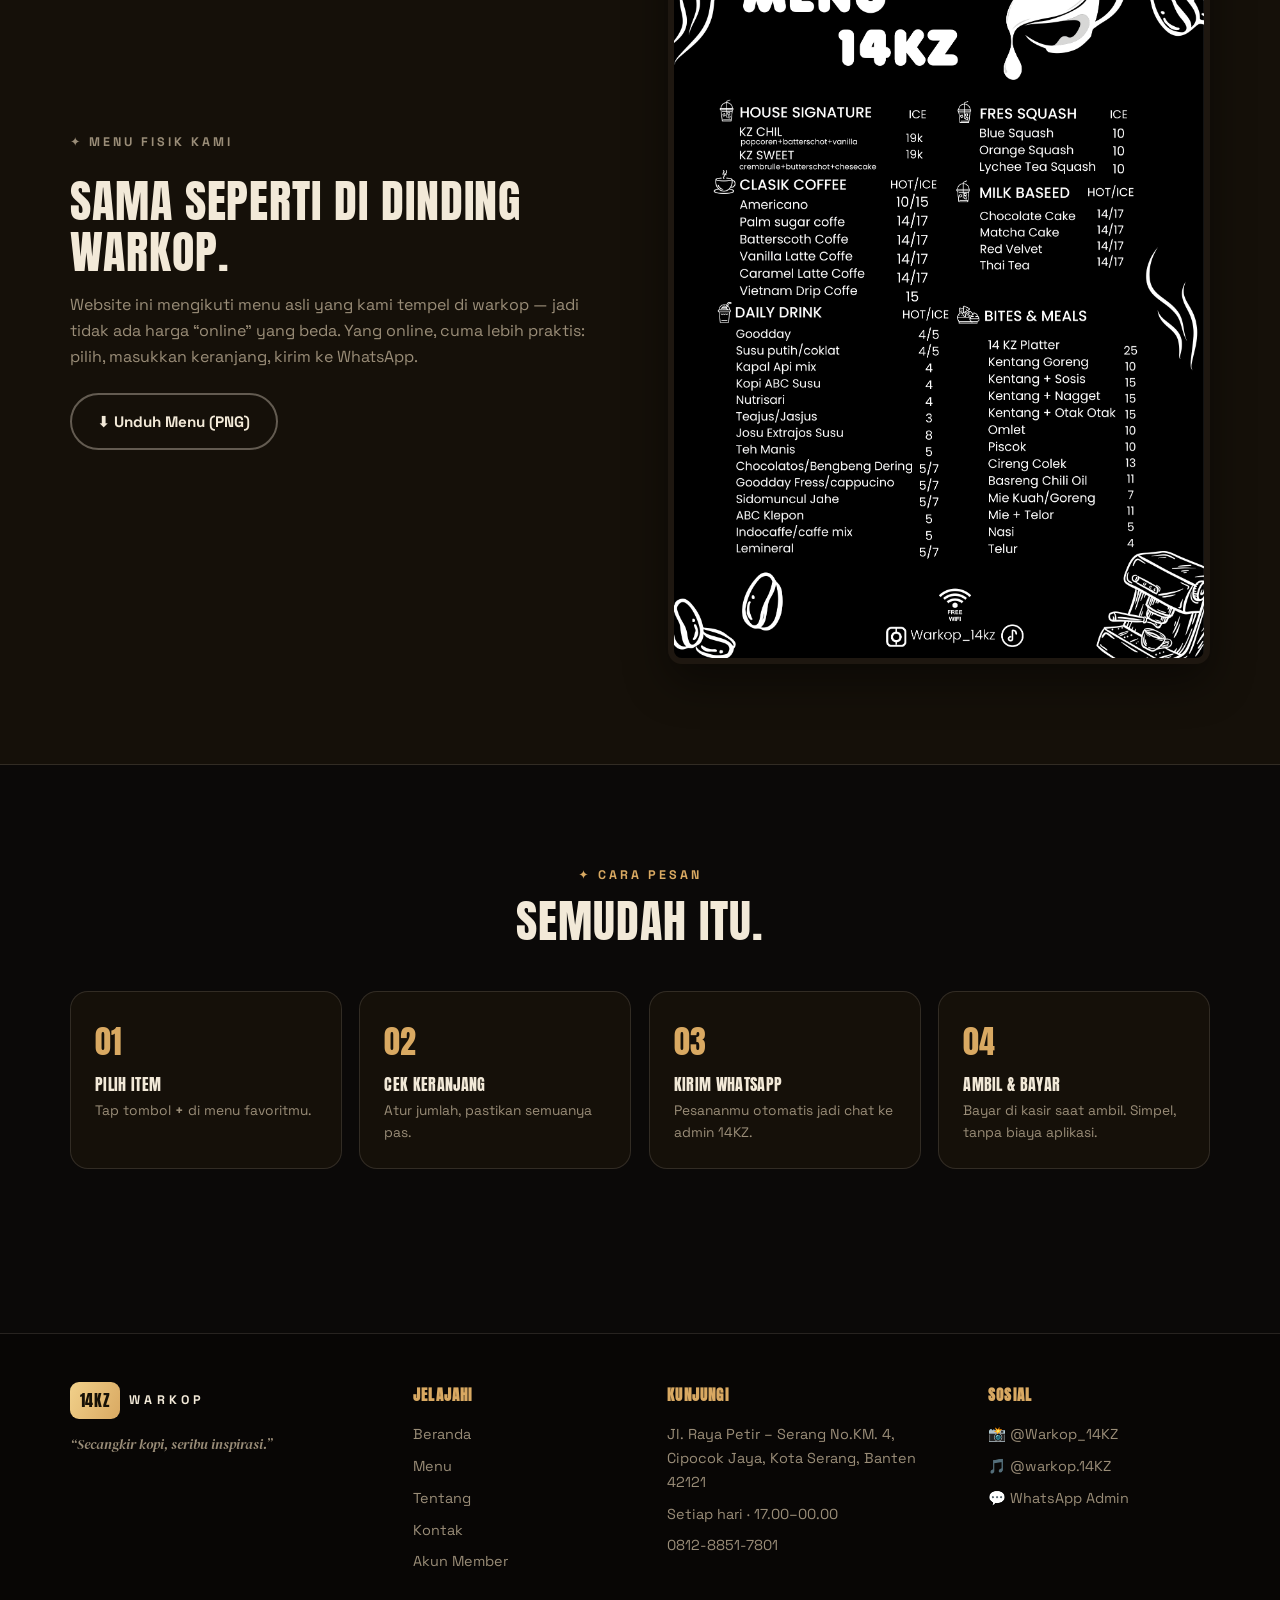
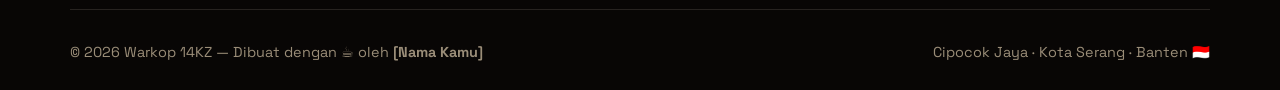
<file: menu.html>
<!DOCTYPE html>
<html lang="id">
<head>
  <meta charset="UTF-8">
  <meta name="viewport" content="width=device-width, initial-scale=1.0">
  <title>Menu — Warkop 14KZ</title>
  <meta name="description" content="Menu lengkap Warkop 14KZ: House Signature, Clasik Coffee, Daily Drink, Mie & Snack. Harga warkop, rasa kafe.">
  <meta name="theme-color" content="#0B0908">
  <link rel="preconnect" href="https://fonts.googleapis.com">
  <link rel="preconnect" href="https://fonts.gstatic.com" crossorigin>
  <link href="https://fonts.googleapis.com/css2?family=Anton&family=DM+Serif+Display:ital@0;1&family=Space+Grotesk:wght@400;500;600;700&display=swap" rel="stylesheet">
  <link rel="stylesheet" href="style.css">
  <link rel="icon" href="data:image/svg+xml,<svg xmlns='http://www.w3.org/2000/svg' viewBox='0 0 100 100'><text y='.9em' font-size='90'>☕</text></svg>">
</head>
<body>

<header class="navbar">
  <nav class="nav-inner container" aria-label="Navigasi utama">
    <a class="logo" href="index.html"><span class="logo-mark">14KZ</span><span class="logo-word">WARKOP</span></a>
    <button class="nav-toggle" id="navToggle" aria-label="Buka menu navigasi">☰</button>
    <ul class="nav-links" id="navLinks">
      <li><a href="index.html">Beranda</a></li>
      <li><a href="menu.html" class="active">Menu</a></li>
      <li><a href="tentang.html">Tentang</a></li>
      <li><a href="kontak.html">Kontak</a></li>
      <li class="nav-cta"><a class="btn btn-gold btn-small" href="#signature">Pesan Sekarang</a></li>
    </ul>
    <div class="nav-auth" id="navAuth"></div>
  </nav>
</header>

<main>

<section class="page-hero ph-menu">
  <div class="container center">
    <p class="eyebrow">MENU</p>
    <h1 class="title">MENU 14KZ</h1>
    <p class="sub">Sama seperti menu yang nempel di dinding warkop kami — bedanya, yang ini dikelola langsung oleh admin dan bisa dipesan sambil rebahan.</p>
  </div>
</section>

<section class="section">
  <div class="container">

    <div class="chips">
      <button type="button" class="chip active" data-filter="all">Semua</button>
      <button type="button" class="chip" data-filter="signature">✦ House Signature</button>
      <button type="button" class="chip" data-filter="kopi">☕ Clasik Coffee</button>
      <button type="button" class="chip" data-filter="nonkopi">🥤 Daily Drink</button>
      <button type="button" class="chip" data-filter="mie">🍜 Mie &amp; Snack</button>
    </div>
    <p class="legend">Harga dalam <b>ribuan rupiah</b> · format <b>panas / dingin</b> — contoh: “10 / 15” = Rp10.000 panas, Rp15.000 dingin. Item yang <b>HABIS</b> otomatis disembunyikan tombol pesannya.</p>

    <!-- Daftar menu dirender otomatis dari data (bisa diubah admin di admin.html) -->
    <div id="menuRoot"></div>

  </div>
</section>

<!-- ===== MENU FISIK ===== -->
<section class="section alt">
  <div class="container menu-fisik">
    <div>
      <p class="eyebrow reveal">Menu Fisik Kami</p>
      <h2 class="title reveal" style="--d:.08s">Sama Seperti di Dinding Warkop.</h2>
      <p class="reveal" style="--d:.14s">Website ini mengikuti menu asli yang kami tempel di warkop — jadi tidak ada harga “online” yang beda. Yang online, cuma lebih praktis: pilih, masukkan keranjang, kirim ke WhatsApp.</p>
      <a class="btn btn-ghost reveal" style="--d:.2s" href="menu_14kz.png" download>⬇️ Unduh Menu (PNG)</a>
    </div>
    <figure class="menu-frame reveal" style="--d:.12s">
      <img src="menu_14kz.png" alt="Menu fisik Warkop 14KZ — House Signature, Clasik Coffee, Daily Drink">
    </figure>
  </div>
</section>

<!-- ===== CARA PESAN ===== -->
<section class="section">
  <div class="container">
    <div class="section-head center reveal">
      <p class="eyebrow">Cara Pesan</p>
      <h2 class="title">Semudah Itu.</h2>
    </div>
    <div class="steps">
      <div class="step reveal"><h3>Pilih Item</h3><p>Tap tombol <b>+</b> di menu favoritmu.</p></div>
      <div class="step reveal" style="--d:.08s"><h3>Cek Keranjang</h3><p>Atur jumlah, pastikan semuanya pas.</p></div>
      <div class="step reveal" style="--d:.16s"><h3>Kirim WhatsApp</h3><p>Pesananmu otomatis jadi chat ke admin 14KZ.</p></div>
      <div class="step reveal" style="--d:.24s"><h3>Ambil &amp; Bayar</h3><p>Bayar di kasir saat ambil. Simpel, tanpa biaya aplikasi.</p></div>
    </div>
  </div>
</section>

</main>

<footer class="footer">
  <div class="container">
    <div class="footer-grid">
      <div>
        <a class="logo" href="index.html"><span class="logo-mark">14KZ</span><span class="logo-word">WARKOP</span></a>
        <p class="tagline" style="margin-top:.9rem">“Secangkir kopi, seribu inspirasi.”</p>
      </div>
      <div>
        <h4>Jelajahi</h4>
        <ul>
          <li><a href="index.html">Beranda</a></li>
          <li><a href="menu.html">Menu</a></li>
          <li><a href="tentang.html">Tentang</a></li>
          <li><a href="kontak.html">Kontak</a></li>
          <li><a href="akun.html">Akun Member</a></li>
        </ul>
      </div>
      <div>
        <h4>Kunjungi</h4>
        <ul>
          <li>Jl. Raya Petir – Serang No.KM. 4, Cipocok Jaya, Kota Serang, Banten 42121</li>
          <li>Setiap hari · 17.00–00.00</li>
          <li><a href="tel:+6281288517801">0812-8851-7801</a></li>
        </ul>
      </div>
      <div>
        <h4>Sosial</h4>
        <ul>
          <li><a target="_blank" rel="noopener" href="https://www.instagram.com/warkop_14kz/">📸 @Warkop_14KZ</a></li>
          <li><a target="_blank" rel="noopener" href="https://www.tiktok.com/@warkop.14kz">🎵 @warkop.14KZ</a></li>
          <li><a target="_blank" rel="noopener" href="https://wa.me/6281288517801">💬 WhatsApp Admin</a></li>
        </ul>
      </div>
    </div>
    <div class="footer-bottom">
      <p>© <span class="year">2025</span> Warkop 14KZ — Dibuat dengan ☕ oleh <strong>[Nama Kamu]</strong></p>
      <p>Cipocok Jaya · Kota Serang · Banten 🇮🇩</p>
    </div>
  </div>
</footer>

<!-- ===== KERANJANG ===== -->
<div class="cart-bar" id="cartBar">
  <span>🛒 <b id="cartCount">0 item</b> · <b id="cartTotal">Rp0</b></span>
  <button id="cartOpen" class="btn btn-dark btn-small">Lihat Keranjang →</button>
</div>
<div class="drawer-back" id="drawerBack"></div>
<aside class="drawer" id="drawer" aria-label="Keranjang pesanan">
  <div class="drawer-head"><b>KERANJANG</b><button id="cartClose" aria-label="Tutup keranjang">✕</button></div>
  <div class="drawer-list" id="cartList"></div>
  <div class="drawer-foot">
    <div class="field" style="margin:0"><label for="cartNama">Nama pengambil (opsional)</label><input type="text" id="cartNama" placeholder="Nama kamu"></div>
    <div class="drawer-total"><span>Total</span><b id="cartTotalBig">Rp0</b></div>
    <button class="btn btn-wa" id="btnCheckout">💬 Pesan via WhatsApp</button>
    <p class="form-note">Pesanan diteruskan ke admin 14KZ lewat WhatsApp. Bayar di kasir saat ambil — tanpa biaya aplikasi.</p>
  </div>
</aside>

<script src="script.js"></script>
</body>
</html>
</file>
<file: style.css>
/* WARKOP 14KZ — style.css (tema: hitam · krem · emas) */
:root{
  --bg:#0B0908;        /* latar hitam pekat       */
  --panel:#151009;     /* kartu / panel           */
  --panel2:#1E1710;    /* panel lebih terang      */
  --cream:#F2E9D8;     /* teks utama (krem)       */
  --muted:#9A8D78;     /* teks sekunder           */
  --gold:#D9A962;      /* emas (aksen brand)      */
  --gold2:#F1D08A;     /* emas terang             */
  --gold3:#A87F3F;     /* emas tua                */
  --line:rgba(242,233,216,.13);
  --radius:18px;
  --shadow:0 18px 44px rgba(0,0,0,.45);
}

*{margin:0;padding:0;box-sizing:border-box}
html{scroll-behavior:smooth}
body{font-family:"Space Grotesk",system-ui,sans-serif;background:var(--bg);color:var(--cream);line-height:1.65;overflow-x:hidden}
::selection{background:var(--gold);color:#171106}
img{max-width:100%;display:block}
a{color:inherit;text-decoration:none}
ul{list-style:none}
button{font-family:inherit;cursor:pointer}
h1,h2,h3{font-family:"Anton",Impact,sans-serif;font-weight:400;line-height:1.1;letter-spacing:.02em;text-transform:uppercase}
.container{width:min(1140px,92%);margin-inline:auto}
.center{text-align:center}
.section{padding-block:clamp(60px,8vw,100px)}
.section.alt{background:var(--panel);border-block:1px solid var(--line)}
.hidden{display:none!important}

/* tekstur grain halus di seluruh halaman */
body::before{content:"";position:fixed;inset:0;z-index:2000;pointer-events:none;opacity:.05;background-image:url("data:image/svg+xml,%3Csvg xmlns='http://www.w3.org/2000/svg' width='180' height='180'%3E%3Cfilter id='n'%3E%3CfeTurbulence type='fractalNoise' baseFrequency='0.85'/%3E%3C/filter%3E%3Crect width='180' height='180' filter='url(%23n)'/%3E%3C/svg%3E")}

/* ---------- Tipografi ---------- */
.eyebrow{color:var(--gold);font-weight:700;font-size:.78rem;letter-spacing:.24em;text-transform:uppercase}
.eyebrow::before{content:"✦ "}
.title{font-size:clamp(1.9rem,4vw,2.9rem);margin-top:.55rem}
.title-sm{font-size:clamp(1.3rem,2.6vw,1.7rem)}
.lead{color:var(--muted);font-size:1.05rem;max-width:52ch}
.tagline{font-family:"DM Serif Display",serif;font-style:italic;font-size:clamp(1.15rem,2.4vw,1.6rem);color:var(--gold2)}
.gold{background:linear-gradient(115deg,var(--gold2),var(--gold) 50%,var(--gold3));-webkit-background-clip:text;background-clip:text;color:transparent}
.row-between{display:flex;justify-content:space-between;align-items:center;gap:1rem;flex-wrap:wrap}
.section-head{max-width:640px;margin-bottom:2.8rem}
.section-head.center{margin-inline:auto;text-align:center}
.section-head p:not(.eyebrow){color:var(--muted);margin-top:.7rem}

/* ---------- Tombol ---------- */
.btn{display:inline-flex;align-items:center;justify-content:center;gap:.5rem;padding:.85rem 1.6rem;border-radius:999px;font-weight:700;font-size:.95rem;border:2px solid transparent;transition:.25s}
.btn-gold{background:linear-gradient(115deg,var(--gold2),var(--gold));color:#171106}
.btn-gold:hover{transform:translateY(-3px);box-shadow:0 14px 30px rgba(217,169,98,.35)}
.btn-ghost{border-color:rgba(242,233,216,.35);color:var(--cream);background:transparent}
.btn-ghost:hover{border-color:var(--cream);background:rgba(242,233,216,.08)}
.btn-wa{background:#1FA855;color:#fff}
.btn-wa:hover{background:#18904A;transform:translateY(-3px)}
.btn-dark{background:#171106;color:var(--gold2)}
.btn-dark:hover{background:#000;transform:translateY(-3px)}
.btn-danger{border-color:rgba(248,113,113,.5);background:transparent;color:#F8A9A9}
.btn-danger:hover{background:rgba(248,113,113,.12)}
.btn-small{padding:.55rem 1.15rem;font-size:.85rem}

/* ---------- Navbar ---------- */
.navbar{position:sticky;top:0;z-index:100;background:rgba(11,9,8,.84);backdrop-filter:blur(12px);border-bottom:1px solid var(--line)}
.nav-inner{display:flex;align-items:center;justify-content:space-between;gap:1rem;padding-block:.8rem;position:relative}
.logo{display:flex;align-items:center;gap:.55rem;flex:none}
.logo-mark{font-family:"Anton";font-size:1.02rem;letter-spacing:.05em;background:linear-gradient(115deg,var(--gold2),var(--gold));color:#171106;padding:.3rem .6rem;border-radius:9px}
.logo-word{font-weight:700;letter-spacing:.34em;font-size:.78rem;color:var(--cream)}
.nav-links{display:flex;align-items:center;gap:1.6rem}
.nav-links a{font-weight:600;font-size:.93rem;position:relative}
.nav-links a::after{content:"";position:absolute;left:0;bottom:-6px;width:100%;height:2px;background:var(--gold);transform:scaleX(0);transform-origin:left;transition:transform .3s}
.nav-links a:hover::after,.nav-links a.active::after{transform:scaleX(1)}
.nav-toggle{display:none;width:44px;height:44px;background:none;border:1px solid var(--line);border-radius:11px;font-size:1.2rem;color:var(--cream)}
.nav-auth .user-chip{display:inline-flex;align-items:center;gap:.5rem;border:1px solid var(--line);padding:.45rem .9rem;border-radius:999px;font-weight:600;font-size:.85rem;max-width:44vw;white-space:nowrap;overflow:hidden}
.nav-auth .user-chip b{color:var(--gold)}
.chip-ava{width:22px;height:22px;border-radius:50%;background:var(--gold);color:#171106;display:grid;place-items:center;font-weight:700;font-size:.72rem;flex:none}

/* ---------- Hero ---------- */
.hero{position:relative;min-height:88vh;display:grid;place-items:center;text-align:center;padding:5.5rem 0 4rem;background:linear-gradient(rgba(11,9,8,.74),rgba(11,9,8,.92)),url("https://images.unsplash.com/photo-1447933601403-0c6688de566e?q=80&w=1600&auto=format&fit=crop") center/cover}
.hero::before{content:"";position:absolute;inset:0;background:radial-gradient(ellipse 60% 40% at 50% 0%,rgba(217,169,98,.16),transparent 70%);pointer-events:none}
.hero h1{font-size:clamp(2.9rem,10.5vw,7.4rem);margin-top:.7rem}
.hero .lead{margin:1.3rem auto 0}
.hero-badges{display:flex;gap:.6rem;flex-wrap:wrap;justify-content:center;margin-top:1.6rem}
.hero-badges span{border:1px solid var(--line);background:rgba(21,16,9,.6);padding:.45rem 1rem;border-radius:999px;font-size:.83rem;font-weight:600}
.hero-actions{display:flex;gap:.9rem;flex-wrap:wrap;justify-content:center;margin-top:2rem}
.side-label{position:absolute;right:26px;top:50%;transform:translateY(-50%);writing-mode:vertical-rl;font-size:.68rem;font-weight:700;letter-spacing:.5em;color:var(--muted)}

/* status buka/tutup (diisi JS) */
.status-pill{display:inline-flex;align-items:center;gap:.55rem;margin-top:1.6rem;padding:.55rem 1.15rem;border-radius:999px;border:1px solid var(--line);background:rgba(21,16,9,.75);font-size:.76rem;font-weight:700;letter-spacing:.14em;text-transform:uppercase}
.status-pill i{width:9px;height:9px;border-radius:50%;background:#F87171;box-shadow:0 0 12px #F87171;flex:none}
.status-pill.buka i{background:#4ADE80;box-shadow:0 0 12px #4ADE80}

/* ---------- Marquee (pita emas) ---------- */
.marquee{background:linear-gradient(115deg,var(--gold2),var(--gold));color:#171106;padding-block:.85rem;overflow:hidden;transform:rotate(-1.1deg);width:103vw;margin-left:-1.5vw;position:relative;z-index:5}
.marquee-track{display:flex;width:max-content;animation:jalan 26s linear infinite}
.marquee-track span{white-space:nowrap;font-weight:800;font-size:.86rem;letter-spacing:.16em;text-transform:uppercase;padding-right:2rem}
@keyframes jalan{to{transform:translateX(-50%)}}

/* ---------- Kartu produk ---------- */
.grid-4{display:grid;grid-template-columns:repeat(4,1fr);gap:1.3rem}
.p-card{background:var(--panel);border:1px solid var(--line);border-radius:var(--radius);overflow:hidden;display:flex;flex-direction:column;transition:transform .3s,border-color .3s}
.p-card:hover{transform:translateY(-8px);border-color:rgba(217,169,98,.5)}
.p-media{position:relative;aspect-ratio:4/3;overflow:hidden}
.p-media img{width:100%;height:100%;object-fit:cover;transition:transform .5s;filter:saturate(.92)}
.p-card:hover .p-media img{transform:scale(1.06)}
.badge{position:absolute;top:12px;left:12px;background:var(--gold);color:#171106;font-size:.68rem;font-weight:800;letter-spacing:.1em;text-transform:uppercase;padding:.32rem .8rem;border-radius:999px;transform:rotate(-3deg)}
.p-body{padding:1.1rem 1.2rem 1.3rem;display:flex;flex-direction:column;gap:.35rem;flex:1}
.p-body h3{font-size:1.05rem}
.p-body p{font-size:.86rem;color:var(--muted);flex:1}
.p-price{font-family:"Anton";color:var(--gold);font-size:1.15rem;letter-spacing:.04em}
.p-price small{font-family:"Space Grotesk";color:var(--muted);font-size:.68em;letter-spacing:0}
.legend{color:var(--muted);font-size:.84rem;margin-bottom:2.4rem}
.legend b{color:var(--gold)}

/* ---------- Kartu nilai ---------- */
.values-grid{display:grid;grid-template-columns:repeat(4,1fr);gap:1.2rem}
.value-card{background:var(--panel);border:1px solid var(--line);border-radius:var(--radius);padding:1.6rem}
.section.alt .value-card{background:var(--bg)}
.value-icon{width:50px;height:50px;border-radius:14px;display:grid;place-items:center;font-size:1.4rem;background:var(--panel2);border:1px solid var(--line);margin-bottom:1rem}
.value-card h3{font-size:1rem;margin-bottom:.35rem}
.value-card p{font-size:.88rem;color:var(--muted)}

/* ---------- Cerita + poster ---------- */
.story-grid,.identity-grid{display:grid;grid-template-columns:.95fr 1.05fr;gap:clamp(2rem,5vw,4rem);align-items:center}
.poster{position:relative;transform:rotate(-2.5deg)}
.poster img{border-radius:var(--radius);border:1px solid var(--line);box-shadow:var(--shadow)}
.poster::before{content:"";position:absolute;inset:-12px;border:1px dashed rgba(217,169,98,.35);border-radius:calc(var(--radius) + 8px);pointer-events:none}
.story-text p{color:var(--muted);margin:.9rem 0}
.brand-slogan{font-family:"DM Serif Display",serif;font-style:italic;font-size:clamp(1.5rem,3.2vw,2.2rem);color:var(--gold2);margin-top:1rem}
.brand-sub{font-family:"Anton";letter-spacing:.3em;font-size:.9rem;margin-top:.3rem}

/* ---------- Testimoni ---------- */
.testi{background:var(--panel);border:1px solid var(--line);border-radius:26px;padding:clamp(1.8rem,4vw,3rem)}
.testi-grid{display:grid;grid-template-columns:1fr 1fr;gap:1.6rem;margin-top:1.6rem}
.testi blockquote p{font-family:"DM Serif Display",serif;font-style:italic;font-size:clamp(1.02rem,2vw,1.3rem);line-height:1.55}
.testi cite{display:block;margin-top:1rem;font-style:normal;font-weight:700;font-size:.9rem;color:var(--gold)}
.testi cite span{display:block;font-weight:400;color:var(--muted);font-size:.82rem}

/* ---------- Lokasi + peta ---------- */
.lokasi-grid{display:grid;grid-template-columns:1fr 1.15fr;gap:1.6rem;align-items:stretch}
.lokasi-card{background:var(--panel);border:1px solid var(--line);border-radius:var(--radius);padding:1.8rem;display:flex;flex-direction:column;align-items:flex-start;gap:.4rem}
.lokasi-card h3{font-size:1rem;letter-spacing:.06em}
.lokasi-card p{color:var(--muted);font-size:.92rem}
.lokasi-actions{display:flex;gap:.6rem;flex-wrap:wrap;margin-top:1.2rem}
iframe.peta{width:100%;height:100%;min-height:360px;border:0;border-radius:var(--radius);filter:invert(.88) hue-rotate(180deg) grayscale(.25) contrast(.95)}
.peta-besar{width:100%;min-height:460px;border:0;border-radius:var(--radius);filter:invert(.88) hue-rotate(180deg) grayscale(.25) contrast(.95)}

/* ---------- CTA banner ---------- */
.cta-banner{background:linear-gradient(115deg,var(--gold2),var(--gold));color:#171106;text-align:center;border-radius:26px;padding:clamp(2.2rem,5vw,3.8rem)}
.cta-banner .title{color:#171106}
.cta-banner p{margin:.8rem auto 1.8rem;max-width:48ch;font-weight:600}

/* ---------- Footer ---------- */
.footer{background:#080605;border-top:1px solid var(--line);margin-top:4rem;padding:3rem 0 1.6rem}
.footer-grid{display:grid;grid-template-columns:1.4fr 1fr 1.3fr 1fr;gap:2rem}
.footer p{font-size:.9rem;color:var(--muted);margin-top:.6rem}
.footer h4{font-family:"Anton";letter-spacing:.08em;font-size:.95rem;color:var(--gold);margin-bottom:1rem;text-transform:uppercase}
.footer ul{display:grid;gap:.5rem;font-size:.9rem;color:var(--muted)}
.footer a:hover{color:var(--gold)}
.footer-bottom{border-top:1px solid var(--line);margin-top:2.2rem;padding-top:1.3rem;display:flex;justify-content:space-between;gap:.6rem;flex-wrap:wrap;font-size:.82rem;color:var(--muted)}

/* ---------- Page hero ---------- */
.page-hero{padding:clamp(3rem,6vw,4.5rem) 0;text-align:center;border-bottom:1px solid var(--line);background-color:var(--panel);background-image:radial-gradient(rgba(217,169,98,.14) 1px,transparent 1px);background-size:22px 22px}
.ph-menu{background-image:linear-gradient(rgba(11,9,8,.85),rgba(11,9,8,.95)),url("https://images.unsplash.com/photo-1484723091739-30a097e8f929?q=80&w=1600&auto=format&fit=crop");background-size:cover;background-position:center}
.ph-tentang{background-image:linear-gradient(rgba(11,9,8,.85),rgba(11,9,8,.95)),url("https://images.unsplash.com/photo-1554118811-1e0d58224f24?q=80&w=1600&auto=format&fit=crop");background-size:cover;background-position:center}
.ph-kontak{background-image:linear-gradient(rgba(11,9,8,.85),rgba(11,9,8,.95)),url("https://images.unsplash.com/photo-1521017432531-fbd92d768814?q=80&w=1600&auto=format&fit=crop");background-size:cover;background-position:center}
.page-hero .title{font-size:clamp(2rem,4.8vw,3.2rem)}
.page-hero .sub{color:var(--muted);max-width:60ch;margin:1rem auto 0}

/* ---------- Chips filter ---------- */
.chips{display:flex;gap:.6rem;flex-wrap:wrap;margin-bottom:.9rem}
.chip{padding:.5rem 1.1rem;border-radius:999px;border:1.5px solid rgba(242,233,216,.35);background:transparent;color:var(--cream);font-weight:700;font-size:.86rem;transition:.25s}
.chip:hover,.chip.active{background:var(--gold);border-color:var(--gold);color:#171106}

/* ---------- Daftar menu (gaya menu fisik) ---------- */
.menu-section{margin-bottom:3.2rem}
.menu-title{display:flex;align-items:center;gap:1rem;margin-bottom:1rem}
.menu-title .no{font-family:"Anton";color:var(--gold3);font-size:1rem;letter-spacing:.1em}
.menu-title h2{font-size:clamp(1.35rem,3vw,1.9rem)}
.menu-title .rule{flex:1;height:2px;background:linear-gradient(90deg,var(--gold3),transparent)}
.menu-row{display:flex;align-items:center;gap:1rem;padding:1rem .1rem;border-bottom:1px dashed var(--line)}
.row-info{min-width:min(100%,230px)}
.row-info b{font-size:1.02rem}
.row-info b.sig::before{content:"✦ ";color:var(--gold)}
.row-info span{display:block;color:var(--muted);font-size:.84rem}
.dots{flex:1;border-bottom:2px dotted rgba(242,233,216,.22);transform:translateY(-5px);min-width:2rem}
.row-harga{font-family:"Anton";color:var(--gold);font-size:1.18rem;white-space:nowrap}
.row-harga em{color:var(--muted);font-style:normal;font-size:.75em;padding:0 .12em}
.row-aksi{display:flex;gap:.45rem}
.add{padding:.42rem .85rem;border-radius:999px;border:1px solid rgba(217,169,98,.55);background:transparent;color:var(--gold);font-weight:700;font-size:.76rem;transition:.2s}
.add:hover{background:var(--gold);color:#171106}

/* ---------- Menu fisik ---------- */
.menu-fisik{display:grid;grid-template-columns:1fr 1fr;gap:clamp(2rem,5vw,3.5rem);align-items:center}
.menu-fisik>p,.menu-fisik>div>p{color:var(--muted);margin:.9rem 0 1.4rem}
.menu-frame{position:relative;transform:rotate(2deg)}
.menu-frame img{border-radius:14px;border:6px solid var(--panel2);box-shadow:var(--shadow)}

/* ---------- Langkah ---------- */
.steps{display:grid;grid-template-columns:repeat(4,1fr);gap:1.1rem;counter-reset:s}
.step{background:var(--panel);border:1px solid var(--line);border-radius:var(--radius);padding:1.5rem}
.step::before{counter-increment:s;content:"0" counter(s);font-family:"Anton";font-size:2rem;color:var(--gold);display:block;margin-bottom:.5rem}
.step h3{font-size:1rem;margin-bottom:.3rem}
.step p{font-size:.86rem;color:var(--muted)}

/* ---------- Keranjang ---------- */
.cart-bar{position:fixed;left:50%;bottom:18px;transform:translateX(-50%) translateY(130px);z-index:160;display:flex;align-items:center;gap:1rem;background:linear-gradient(115deg,var(--gold2),var(--gold));color:#171106;padding:.7rem 1rem .7rem 1.3rem;border-radius:999px;font-weight:700;font-size:.9rem;box-shadow:0 16px 40px rgba(0,0,0,.5);transition:transform .35s}
.cart-bar.show{transform:translateX(-50%) translateY(0)}
.drawer-back{position:fixed;inset:0;background:rgba(0,0,0,.62);opacity:0;pointer-events:none;transition:.3s;z-index:165}
.drawer-back.show{opacity:1;pointer-events:auto}
.drawer{position:fixed;top:0;right:0;bottom:0;width:min(430px,94vw);background:var(--panel);border-left:1px solid var(--line);z-index:170;transform:translateX(102%);transition:transform .35s;display:flex;flex-direction:column}
.drawer.open{transform:none}
.drawer-head{display:flex;justify-content:space-between;align-items:center;padding:1.2rem 1.4rem;border-bottom:1px solid var(--line)}
.drawer-head b{font-family:"Anton";letter-spacing:.12em;font-size:1.05rem}
.drawer-head button{background:none;border:0;color:var(--cream);font-size:1.2rem}
.drawer-list{flex:1;overflow-y:auto;padding:.4rem 1.4rem}
.drawer-foot{border-top:1px solid var(--line);padding:1.2rem 1.4rem;display:grid;gap:.9rem}
.drawer-total{display:flex;justify-content:space-between;align-items:center}
.drawer-total b{font-family:"Anton";font-size:1.3rem;color:var(--gold)}
.cart-item{display:flex;align-items:center;gap:.8rem;padding:.9rem 0;border-bottom:1px dashed var(--line)}
.ci-info{flex:1;min-width:0}
.ci-info b{display:block;font-size:.92rem}
.ci-info span{color:var(--muted);font-size:.78rem}
.ci-qty{display:flex;align-items:center;gap:.55rem}
.ci-qty button{width:28px;height:28px;border-radius:50%;border:1px solid rgba(217,169,98,.5);background:transparent;color:var(--gold);font-weight:800}
.ci-qty b{min-width:1.2rem;text-align:center}
.cart-item em{font-style:normal;font-family:"Anton";color:var(--gold);font-size:.95rem;min-width:4.6rem;text-align:right}
.ci-hapus{background:none;border:0;color:var(--muted);font-size:.95rem}
.ci-hapus:hover{color:#F87171}
.kosong{color:var(--muted);text-align:center;padding:2.2rem 0;font-size:.92rem}

/* toast notifikasi */
#kzToast{position:fixed;bottom:92px;left:50%;transform:translateX(-50%) translateY(20px);background:var(--cream);color:#171106;padding:.7rem 1.3rem;border-radius:999px;font-weight:700;font-size:.9rem;opacity:0;pointer-events:none;transition:.3s;z-index:210;white-space:nowrap;box-shadow:var(--shadow)}
#kzToast.show{opacity:1;transform:translateX(-50%) translateY(0)}

/* ---------- Form ---------- */
.field{display:grid;gap:.4rem;margin-bottom:1rem}
.field label{font-weight:700;font-size:.88rem}
.field input,.field textarea{padding:.8rem 1rem;border:1px solid var(--line);border-radius:12px;background:#0E0B08;color:var(--cream);font:inherit;resize:vertical}
.field input:focus,.field textarea:focus{outline:none;border-color:var(--gold);box-shadow:0 0 0 4px rgba(217,169,98,.18)}
.form-note{font-size:.8rem;color:var(--muted)}
.contact-form{max-width:520px;margin-inline:auto;background:var(--bg);border:1px solid var(--line);border-radius:var(--radius);padding:clamp(1.4rem,3vw,2rem)}

/* ---------- FAQ ---------- */
.faq{max-width:760px;margin-inline:auto}
.faq details{background:var(--panel);border:1px solid var(--line);border-radius:14px;padding:1.05rem 1.25rem;margin-bottom:.7rem}
.faq summary{font-weight:700;cursor:pointer;list-style:none;display:flex;justify-content:space-between;gap:1rem}
.faq summary::-webkit-details-marker{display:none}
.faq summary::after{content:"+";color:var(--gold);font-size:1.35rem;font-weight:800}
.faq details[open] summary::after{content:"–"}
.faq details p{margin-top:.6rem;color:var(--muted);font-size:.9rem}

/* ---------- Kontak ---------- */
.contact-grid{display:grid;grid-template-columns:1fr 1.25fr;gap:1.6rem;align-items:start}
.contact-grid>div:first-child{display:grid;gap:.9rem}
.info-card{display:flex;gap:1rem;align-items:flex-start;background:var(--panel);border:1px solid var(--line);border-radius:16px;padding:1.15rem 1.25rem}
.info-icon{font-size:1.35rem}
.info-card b{display:block;font-size:.95rem}
.info-card>div>span{color:var(--muted);font-size:.86rem}
.info-actions{display:flex;gap:.5rem;flex-wrap:wrap;margin-top:.7rem}

/* ---------- Akun / auth ---------- */
.auth-wrap{display:grid;place-items:center}
.auth-card{width:min(460px,100%);background:var(--panel);border:1px solid var(--line);border-radius:22px;padding:clamp(1.5rem,4vw,2.2rem)}
.auth-tabs{display:flex;background:var(--panel2);border-radius:999px;padding:.32rem;gap:.32rem;margin-bottom:1.4rem}
.auth-tabs button{flex:1;border:0;border-radius:999px;background:transparent;color:var(--muted);font-weight:700;padding:.6rem;transition:.2s}
.auth-tabs button.active{background:var(--gold);color:#171106}

/* kartu member */
.member-card{background:linear-gradient(135deg,#241C13,#14100D 55%,#1E1710);border:1px solid rgba(217,169,98,.45);border-radius:22px;padding:1.8rem;position:relative;overflow:hidden}
.member-card::before{content:"✦";position:absolute;right:-24px;top:-34px;font-size:9rem;color:rgba(217,169,98,.07);line-height:1}
.member-card::after{content:"";position:absolute;inset:9px;border:1px dashed rgba(217,169,98,.35);border-radius:16px;pointer-events:none}
.mc-top{display:flex;justify-content:space-between;font-size:.7rem;letter-spacing:.3em;color:var(--gold);font-weight:700}
.member-card h3{font-size:2rem;margin:1.1rem 0;letter-spacing:.04em}
.mc-bottom{display:flex;justify-content:space-between;color:var(--muted);font-size:.82rem}
#mcPoin{font-family:"Anton";letter-spacing:.08em}

.profil-grid{display:grid;grid-template-columns:1fr 1.15fr;gap:1.6rem;align-items:start}
.profil-grid>div:first-child{display:grid;gap:1.4rem}
.poin-wrap{background:var(--panel);border:1px solid var(--line);border-radius:var(--radius);padding:1.4rem}
.poin-track{height:10px;background:#0E0B08;border:1px solid var(--line);border-radius:99px;overflow:hidden;margin:.8rem 0 .5rem}
.poin-bar{height:100%;width:0;background:linear-gradient(90deg,var(--gold3),var(--gold2));border-radius:99px;transition:width 1.2s ease}
.riwayat{display:grid;gap:.8rem;align-content:start}
.order-item{background:var(--panel);border:1px dashed rgba(217,169,98,.3);border-radius:14px;padding:1rem 1.2rem;display:grid;gap:.35rem}
.order-item b{color:var(--gold);font-size:.8rem;letter-spacing:.05em}
.order-item span{font-size:.9rem}
.order-item em{font-style:normal;font-family:"Anton";color:var(--gold);font-size:1.05rem}

/* ---------- Stats band ---------- */
.stats-band{background:var(--panel);border:1px solid var(--line);border-radius:22px;padding:clamp(1.6rem,4vw,2.6rem);display:grid;grid-template-columns:repeat(4,1fr);gap:1rem;text-align:center}
.stats-band b{font-family:"Anton";font-size:clamp(1.5rem,3vw,2.2rem);color:var(--gold);display:block}
.stats-band span{font-size:.8rem;color:var(--muted)}

/* ---------- Animasi ---------- */
.reveal{opacity:0;transform:translateY(26px);transition:opacity .7s,transform .7s;transition-delay:var(--d,0s)}
.reveal.visible{opacity:1;transform:none}
@media (prefers-reduced-motion:reduce){.reveal{opacity:1;transform:none;transition:none}.marquee-track{animation:none}}

/* ---------- Responsif ---------- */
@media (max-width:980px){
  .grid-4,.values-grid{grid-template-columns:repeat(2,1fr)}
  .story-grid,.identity-grid,.menu-fisik,.contact-grid,.lokasi-grid,.profil-grid,.testi-grid{grid-template-columns:1fr}
  .side-label{display:none}
  .steps{grid-template-columns:repeat(2,1fr)}
  iframe.peta{min-height:300px}
}
@media (max-width:768px){
  .nav-toggle{display:grid;place-items:center}
  .nav-links{position:absolute;top:100%;left:0;right:0;background:var(--bg);flex-direction:column;align-items:flex-start;gap:1.1rem;padding:1.3rem 5%;border-bottom:1px solid var(--line);display:none}
  .nav-links.open{display:flex}
  .stats-band,.footer-grid{grid-template-columns:repeat(2,1fr)}
}
@media (max-width:600px){
  .grid-4,.values-grid,.steps{grid-template-columns:1fr}
  .menu-row{display:grid;grid-template-columns:1fr auto;gap:.4rem 1rem}
  .dots{display:none}
  .row-aksi{grid-column:1/-1}
  .footer-grid{grid-template-columns:1fr}
}

/* ============ PANEL ADMIN 14KZ (tambahkan di paling bawah) ============ */
.admin-login-wrap{min-height:100vh;display:grid;place-items:center;padding:2rem 0;background:radial-gradient(ellipse 60% 45% at 50% 0%,rgba(217,169,98,.14),transparent 70%)}
.admin-login-card{width:min(440px,100%);background:var(--panel);border:1px solid var(--line);border-radius:22px;padding:clamp(1.6rem,4vw,2.4rem);text-align:center}
.admin-login-card form{text-align:left;margin-top:1.4rem}
.admin-tag{font-family:"Anton";font-size:.7rem;letter-spacing:.22em;background:var(--gold);color:#171106;padding:.3rem .7rem;border-radius:8px}
.admin-top{position:sticky;top:0;z-index:100;background:rgba(11,9,8,.88);backdrop-filter:blur(12px);border-bottom:1px solid var(--line)}
.admin-top-inner{display:flex;align-items:center;justify-content:space-between;gap:1rem;padding-block:.8rem;flex-wrap:wrap}
.admin-main{padding-block:1.6rem 4rem}
.admin-tabs{display:flex;gap:.5rem;flex-wrap:wrap;margin-bottom:1.6rem}
.admin-tabs button{padding:.6rem 1.2rem;border-radius:999px;border:1.5px solid rgba(242,233,216,.3);background:transparent;color:var(--cream);font-weight:700;font-size:.88rem}
.admin-tabs button.active{background:var(--gold);border-color:var(--gold);color:#171106}
.stat-cards{display:grid;grid-template-columns:repeat(4,1fr);gap:1rem;margin-bottom:1.3rem}
.stat-card{background:var(--panel);border:1px solid var(--line);border-radius:var(--radius);padding:1.3rem 1.4rem}
.stat-card b{font-family:"Anton";font-size:clamp(1.4rem,2.6vw,1.9rem);color:var(--gold);display:block}
.stat-card span{font-size:.8rem;color:var(--muted)}
.admin-card{background:var(--panel);border:1px solid var(--line);border-radius:var(--radius);padding:clamp(1.2rem,3vw,1.7rem);margin-bottom:1.3rem}
.admin-card h3{font-size:1rem;letter-spacing:.06em;margin-bottom:1rem}
.admin-row{display:flex;align-items:center;gap:1rem;justify-content:space-between;padding:.9rem 0;border-bottom:1px dashed var(--line);flex-wrap:wrap}
.admin-row:last-child{border-bottom:0}
.ar-info b{font-size:.95rem}
.ar-info span{display:block;color:var(--muted);font-size:.8rem}
.ar-items{font-size:.82rem}
.ar-aksi{display:flex;align-items:center;gap:.5rem;flex-wrap:wrap}
.ar-aksi em{font-style:normal;font-family:"Anton";color:var(--gold);font-size:1rem;margin-right:.4rem}
button.mini{padding:.42rem .9rem;border-radius:999px;border:1px solid rgba(217,169,98,.5);background:transparent;color:var(--gold);font-weight:700;font-size:.76rem}
button.mini:hover{background:var(--gold);color:#171106}
button.mini.merah{border-color:rgba(248,113,113,.5);color:#F8A9A9}
button.mini.merah:hover{background:rgba(248,113,113,.15)}
.habis-tag{display:inline-block;background:#7F1D1D;color:#FCA5A5;font-size:.66rem;font-weight:800;letter-spacing:.1em;padding:.22rem .6rem;border-radius:999px;vertical-align:middle;margin-left:.4rem}
.badge-menu{display:inline-block;background:var(--gold);color:#171106;font-size:.62rem;font-weight:800;letter-spacing:.08em;text-transform:uppercase;padding:.2rem .55rem;border-radius:999px;vertical-align:middle;margin-left:.45rem}
.badge-status{background:#166534;color:#86EFAC;font-size:.64rem;font-weight:800;letter-spacing:.1em;padding:.22rem .6rem;border-radius:999px;vertical-align:middle}
.badge-status.done{background:rgba(242,233,216,.12);color:var(--muted)}
.field select{padding:.8rem 1rem;border:1px solid var(--line);border-radius:12px;background:#0E0B08;color:var(--cream);font:inherit;width:100%}
.field select:focus{outline:none;border-color:var(--gold);box-shadow:0 0 0 4px rgba(217,169,98,.18)}
.form-grid{display:grid;grid-template-columns:1fr 1fr;gap:0 1rem}
.line-row{display:flex;align-items:center;gap:1rem;padding:.55rem 0;border-bottom:1px dashed var(--line);font-size:.9rem}
.line-row span{flex:1}
.line-row em{font-style:normal;font-family:"Anton";color:var(--gold)}
.order-total-kecil{display:flex;justify-content:space-between;font-weight:700;margin-top:.8rem}
@media (max-width:768px){.stat-cards{grid-template-columns:repeat(2,1fr)}.form-grid{grid-template-columns:1fr}}
</file>
